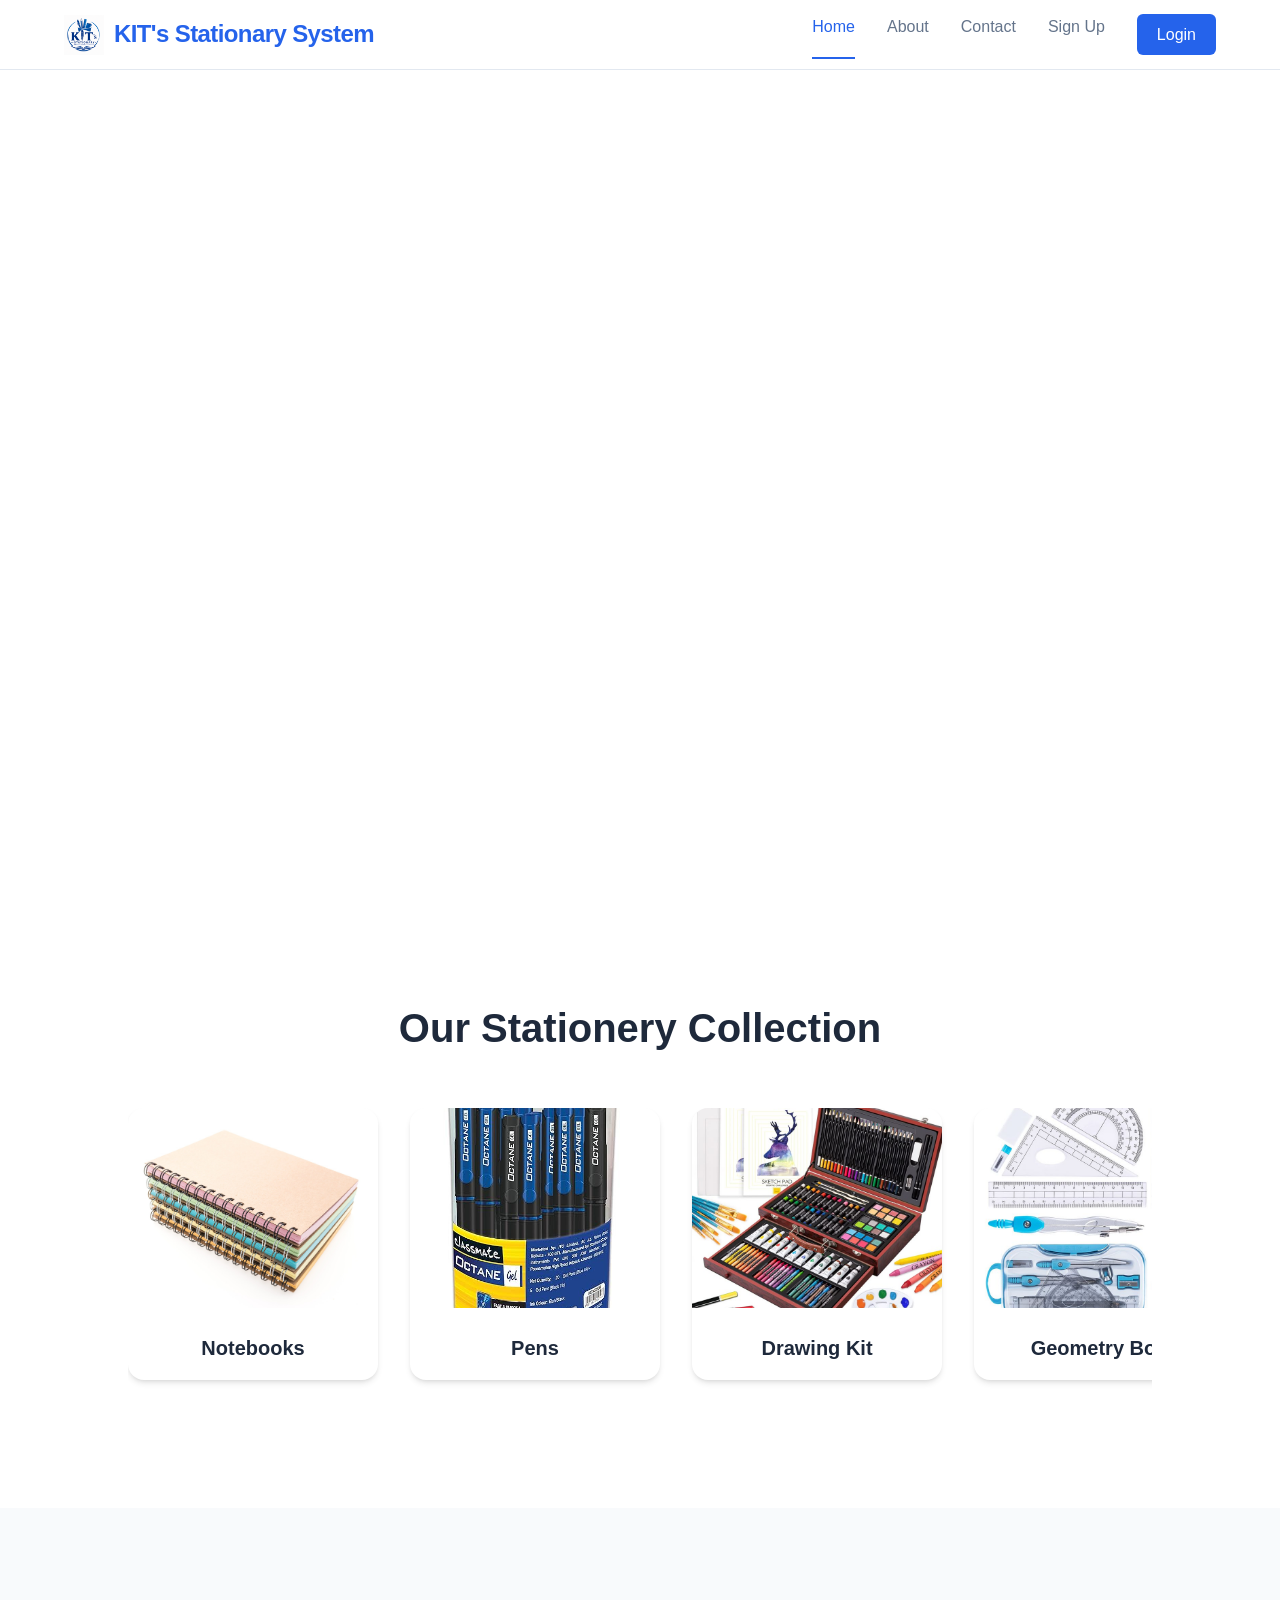
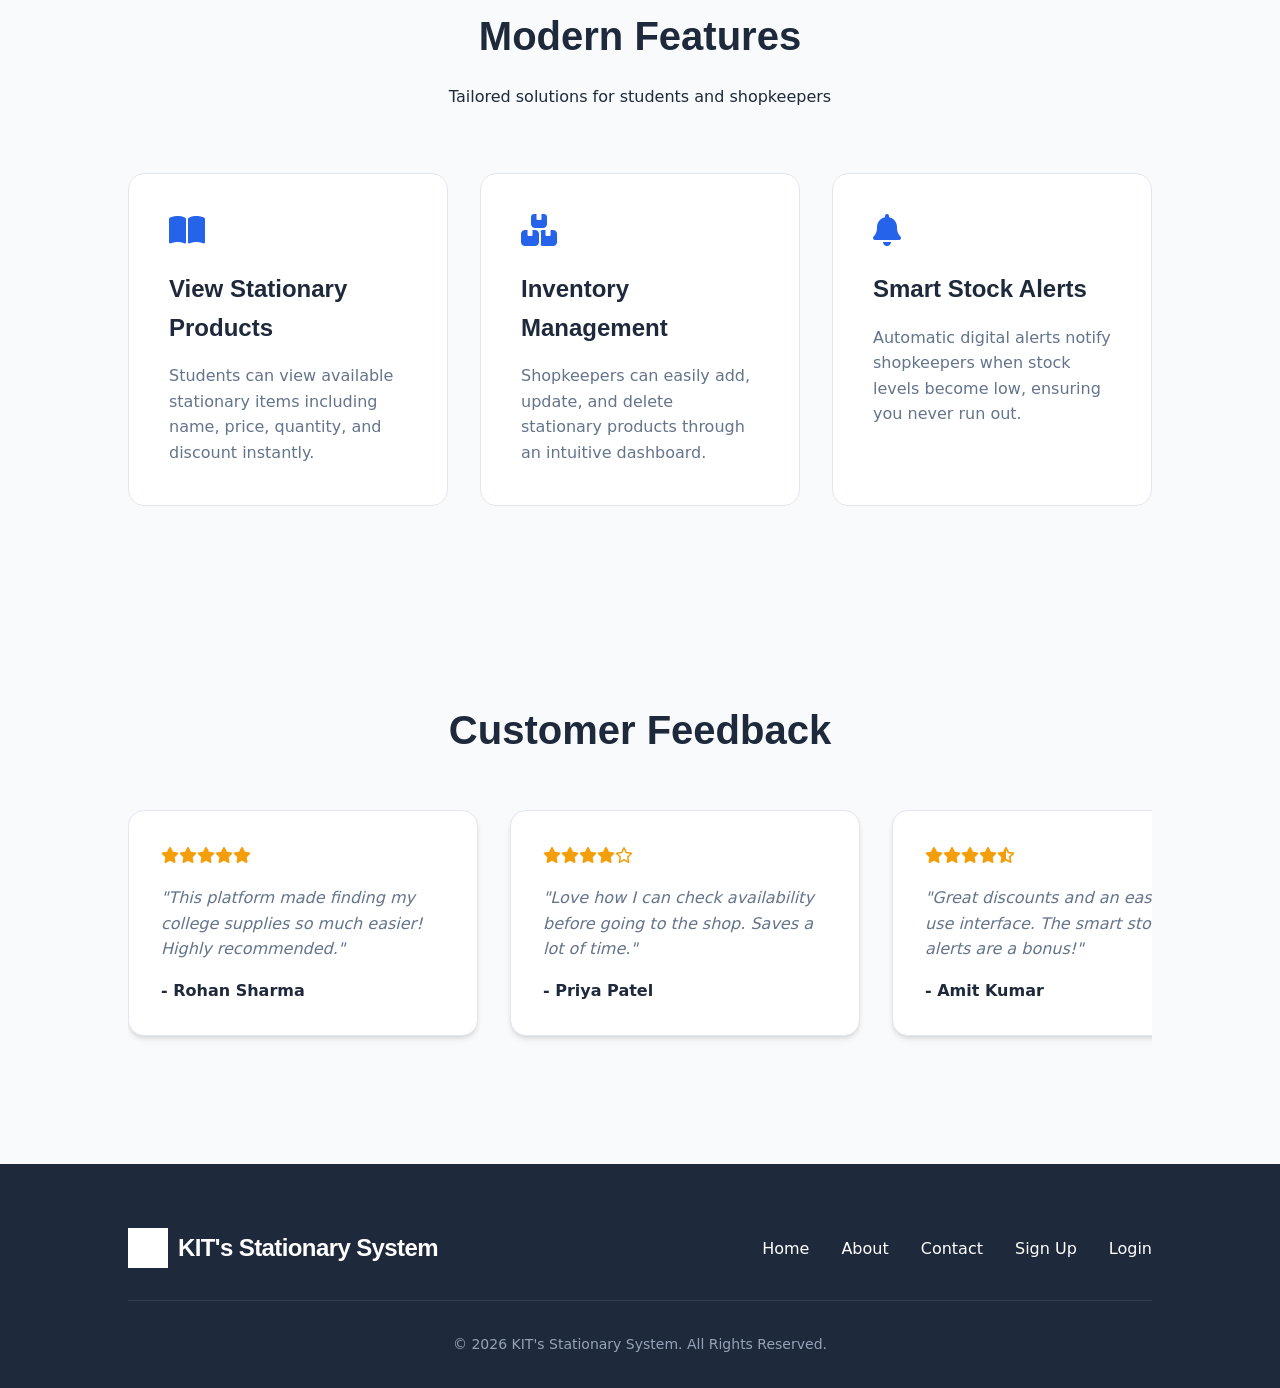
<file: Frontend/index.html>
<!DOCTYPE html>
<html lang="en">
<head>
    <meta charset="UTF-8">
    <meta name="viewport" content="width=device-width, initial-scale=1.0">
    <meta http-equiv="Content-Security-Policy" content="default-src 'self'; script-src 'self' 'unsafe-inline' https://cdnjs.cloudflare.com; style-src 'self' 'unsafe-inline' https://fonts.googleapis.com https://cdnjs.cloudflare.com; font-src 'self' https://fonts.gstatic.com https://cdnjs.cloudflare.com; img-src 'self' data: *; connect-src 'self' http://localhost:8080 http://127.0.0.1:8080 http://localhost:5500;">
    <title>KIT's Stationary System</title>
    <link rel="stylesheet" href="style.css">
    <link rel="preconnect" href="https://fonts.googleapis.com">
    <link rel="preconnect" href="https://fonts.gstatic.com" crossorigin>
    <link href="https://fonts.googleapis.com/css2?family=Inter:wght@300;400;500;600;700;800&family=Outfit:wght@400;500;600;700;800;900&display=swap" rel="stylesheet">
    <link rel="stylesheet" href="https://cdnjs.cloudflare.com/ajax/libs/font-awesome/6.4.0/css/all.min.css">
</head>
<body>
    <nav class="navbar">
        <a href="index.html" class="logo">
            <img src="logo.png" alt="KIT Logo" class="nav-logo-img">
            KIT's Stationary System
        </a>
        <div class="nav-links">
            <a href="index.html" class="active">Home</a>
            <a href="about.html">About</a>
            <a href="contact.html">Contact</a>
            <a href="signup.html">Sign Up</a>
            <a href="login.html" class="login-btn-nav">Login</a>
        </div>
    </nav>

    <header class="hero">
        <div class="slide slide-1">
            <div class="hero-content">
                <h1>Premium College Stationery</h1>
                <p>Everything you need, from high-quality notebooks to the finest pens, perfectly organized for your success.</p>
                <div class="hero-btns">
                    <a href="signup.html" class="btn btn-primary">Get Started</a>
                </div>
            </div>
        </div>
        <div class="slide slide-2">
            <div class="hero-content">
                <h1>Sleek Desk Accessories</h1>
                <p>Upgrade your workspace with our curated selection of aesthetic and functional desk tools.</p>
                <div class="hero-btns">
                    <a href="signup.html" class="btn btn-primary">Get Started</a>
                </div>
            </div>
        </div>
        <div class="slide slide-3">
            <div class="hero-content">
                <h1>Vibrant Art Supplies</h1>
                <p>Unleash your creativity with our extensive collection of professional markers, paints, and sketchbooks.</p>
                <div class="hero-btns">
                    <a href="signup.html" class="btn btn-primary">Get Started</a>
                </div>
            </div>
        </div>
        <div class="slide slide-4">
            <div class="hero-content">
                <h1>The Perfect Study Environment</h1>
                <p>Discover products designed to help you focus, stay organized, and excel in your academic journey.</p>
                <div class="hero-btns">
                    <a href="signup.html" class="btn btn-primary">Get Started</a>
                </div>
            </div>
        </div>
        <div class="slide slide-5">
            <div class="hero-content">
                <h1>Exclusive College Merchandise</h1>
                <p>Show your college pride with our custom-branded notebooks, pens, and high-quality accessories.</p>
                <div class="hero-btns">
                    <a href="signup.html" class="btn btn-primary">Get Started</a>
                </div>
            </div>
        </div>
        <div class="slide slide-6">
            <div class="hero-content">
                <h1>Easy Online Ordering</h1>
                <p>Skip the lines. Reserve your stationery online and pick it up when it's ready at the counter.</p>
                <div class="hero-btns">
                    <a href="signup.html" class="btn btn-primary">Get Started</a>
                </div>
            </div>
        </div>
    </header>

    <section class="scroll-section">
        <h2 class="scroll-title">Our Stationery Collection</h2>
        <div class="horizontal-scroll">
            <div class="stationery-card">
                <img src="notebook.jpeg" alt="Notebook">
                <h4>Notebooks</h4>
            </div>
            <div class="stationery-card">
                <img src="pens.jpeg" alt="Pens">
                <h4>Pens</h4>
            </div>
            <div class="stationery-card">
                <img src="drwaing kit.jpg" alt="Drawing Kit">
                <h4>Drawing Kit</h4>
            </div>
            <div class="stationery-card">
                <img src="geometrybox.jpeg" alt="Geometry Box">
                <h4>Geometry Box</h4>
            </div>
            <div class="stationery-card">
                <img src="calculator.jpg" alt="Calculator">
                <h4>Calculators</h4>
            </div>
            <div class="stationery-card">
                <img src="scale.jpg" alt="Scales">
                <h4>Scales</h4>
            </div>
            <div class="stationery-card">
                <img src="stickynotes.jpeg" alt="Sticky Notes">
                <h4>Sticky Notes</h4>
            </div>
        </div>
    </section>

    <section id="features" class="features">
        <div class="section-title">
            <h2>Modern Features</h2>
            <p>Tailored solutions for students and shopkeepers</p>
        </div>
        <div class="grid">
            <div class="card">
                <i class="fas fa-book-open"></i>
                <h3>View Stationary Products</h3>
                <p>Students can view available stationary items including name, price, quantity, and discount instantly.</p>
            </div>
            <div class="card">
                <i class="fas fa-boxes-stacked"></i>
                <h3>Inventory Management</h3>
                <p>Shopkeepers can easily add, update, and delete stationary products through an intuitive dashboard.</p>
            </div>
            <div class="card">
                <i class="fas fa-bell"></i>
                <h3>Smart Stock Alerts</h3>
                <p>Automatic digital alerts notify shopkeepers when stock levels become low, ensuring you never run out.</p>
            </div>
        </div>
    </section>

    <section class="scroll-section bg-accent">
        <h2 class="scroll-title">Customer Feedback</h2>
        <div class="horizontal-scroll">
            <div class="feedback-card">
                <div class="stars"><i class="fas fa-star"></i><i class="fas fa-star"></i><i class="fas fa-star"></i><i class="fas fa-star"></i><i class="fas fa-star"></i></div>
                <p>"This platform made finding my college supplies so much easier! Highly recommended."</p>
                <div class="customer">- Rohan Sharma</div>
            </div>
            <div class="feedback-card">
                <div class="stars"><i class="fas fa-star"></i><i class="fas fa-star"></i><i class="fas fa-star"></i><i class="fas fa-star"></i><i class="far fa-star"></i></div>
                <p>"Love how I can check availability before going to the shop. Saves a lot of time."</p>
                <div class="customer">- Priya Patel</div>
            </div>
            <div class="feedback-card">
                <div class="stars"><i class="fas fa-star"></i><i class="fas fa-star"></i><i class="fas fa-star"></i><i class="fas fa-star"></i><i class="fas fa-star-half-alt"></i></div>
                <p>"Great discounts and an easy-to-use interface. The smart stock alerts are a bonus!"</p>
                <div class="customer">- Amit Kumar</div>
            </div>
            <div class="feedback-card">
                <div class="stars"><i class="fas fa-star"></i><i class="fas fa-star"></i><i class="fas fa-star"></i><i class="fas fa-star"></i><i class="fas fa-star"></i></div>
                <p>"Best stationery system we've had on campus. Real-time updates are amazing."</p>
                <div class="customer">- Sneha Gupta</div>
            </div>
            <div class="feedback-card">
                <div class="stars"><i class="fas fa-star"></i><i class="fas fa-star"></i><i class="fas fa-star"></i><i class="fas fa-star"></i><i class="fas fa-star"></i></div>
                <p>"Very quick to find exactly what I needed for my project. The shop inventory is always up to date."</p>
                <div class="customer">- Kartik Iyer</div>
            </div>
        </div>
    </section>

    <footer>
        <div class="footer-content">
            <div class="logo" style="color: white;">
                <img src="logo.png" alt="KIT Logo" class="nav-logo-img" style="filter: brightness(0) invert(1);">
                KIT's Stationary System
            </div>
            <div class="footer-links">
                <a href="index.html">Home</a>
                <a href="about.html">About</a>
                <a href="contact.html">Contact</a>
                <a href="signup.html">Sign Up</a>
                <a href="login.html">Login</a>
            </div>
        </div>
        <div class="footer-bottom">
            <p>&copy; 2026 KIT's Stationary System. All Rights Reserved.</p>
        </div>
    </footer>

    <script src="script.js"></script>
</body>
</html>
</file>
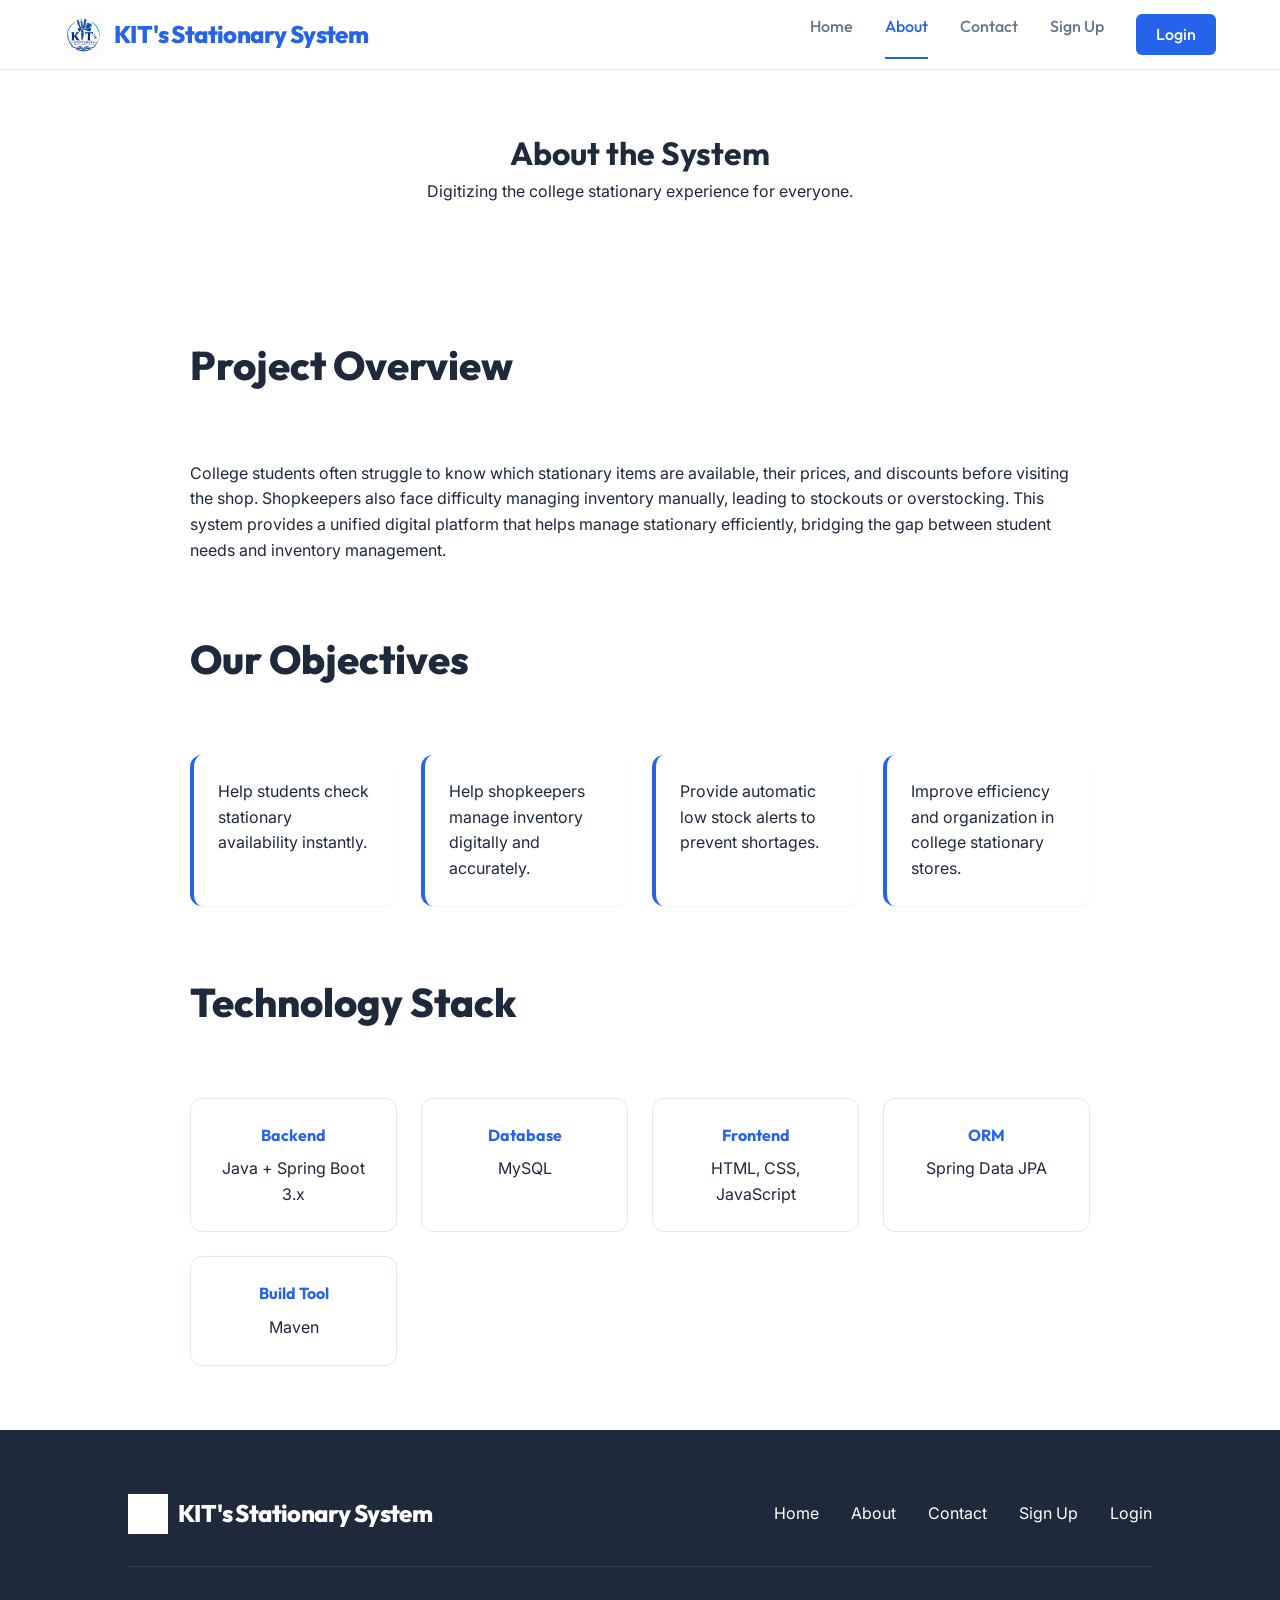
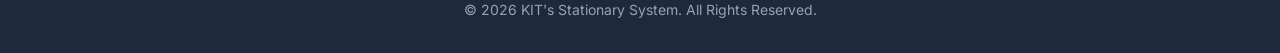
<file: Frontend/about.html>
<!DOCTYPE html>
<html lang="en">
<head>
    <meta charset="UTF-8">
    <meta name="viewport" content="width=device-width, initial-scale=1.0">
    <title>About - KIT's Stationary System</title>
    <link rel="stylesheet" href="style.css">
    <link rel="preconnect" href="https://fonts.googleapis.com">
    <link rel="preconnect" href="https://fonts.gstatic.com" crossorigin>
    <link href="https://fonts.googleapis.com/css2?family=Inter:wght@300;400;500;600;700;800&family=Outfit:wght@400;500;600;700;800;900&display=swap" rel="stylesheet">
    <link rel="stylesheet" href="https://cdnjs.cloudflare.com/ajax/libs/font-awesome/6.4.0/css/all.min.css">
</head>
<body>
    <nav class="navbar">
        <a href="index.html" class="logo">
            <img src="logo.png" alt="KIT Logo" class="nav-logo-img">
            KIT's Stationary System
        </a>
        <div class="nav-links">
            <a href="index.html">Home</a>
            <a href="about.html" class="active">About</a>
            <a href="contact.html">Contact</a>
            <a href="signup.html">Sign Up</a>
            <a href="login.html" class="login-btn-nav">Login</a>
        </div>
    </nav>

    <div class="page-header">
        <h1>About the System</h1>
        <p>Digitizing the college stationary experience for everyone.</p>
    </div>

    <section class="about-section">
        <div class="about-content">
            <div class="section-title" style="text-align: left;">
                <h2>Project Overview</h2>
            </div>
            <p>College students often struggle to know which stationary items are available, their prices, and discounts before visiting the shop. Shopkeepers also face difficulty managing inventory manually, leading to stockouts or overstocking. This system provides a unified digital platform that helps manage stationary efficiently, bridging the gap between student needs and inventory management.</p>
            
            <div class="section-title" style="text-align: left; margin-top: 4rem;">
                <h2>Our Objectives</h2>
            </div>
            <div class="objectives-grid">
                <div class="objective-item">
                    <p>Help students check stationary availability instantly.</p>
                </div>
                <div class="objective-item">
                    <p>Help shopkeepers manage inventory digitally and accurately.</p>
                </div>
                <div class="objective-item">
                    <p>Provide automatic low stock alerts to prevent shortages.</p>
                </div>
                <div class="objective-item">
                    <p>Improve efficiency and organization in college stationary stores.</p>
                </div>
            </div>

            <div class="section-title" style="text-align: left; margin-top: 4rem;">
                <h2>Technology Stack</h2>
            </div>
            <div class="tech-stack">
                <div class="tech-card">
                    <h4>Backend</h4>
                    <p>Java + Spring Boot 3.x</p>
                </div>
                <div class="tech-card">
                    <h4>Database</h4>
                    <p>MySQL</p>
                </div>
                <div class="tech-card">
                    <h4>Frontend</h4>
                    <p>HTML, CSS, JavaScript</p>
                </div>
                <div class="tech-card">
                    <h4>ORM</h4>
                    <p>Spring Data JPA</p>
                </div>
                <div class="tech-card">
                    <h4>Build Tool</h4>
                    <p>Maven</p>
                </div>
            </div>
        </div>
    </section>

    <footer>
        <div class="footer-content">
            <div class="logo" style="color: white;">
                <img src="logo.png" alt="KIT Logo" class="nav-logo-img" style="filter: brightness(0) invert(1);">
                KIT's Stationary System
            </div>
            <div class="footer-links">
                <a href="index.html">Home</a>
                <a href="about.html">About</a>
                <a href="contact.html">Contact</a>
                <a href="signup.html">Sign Up</a>
                <a href="login.html">Login</a>
            </div>
        </div>
        <div class="footer-bottom">
            <p>&copy; 2026 KIT's Stationary System. All Rights Reserved.</p>
        </div>
    </footer>

    <script src="script.js"></script>
</body>
</html>
</file>
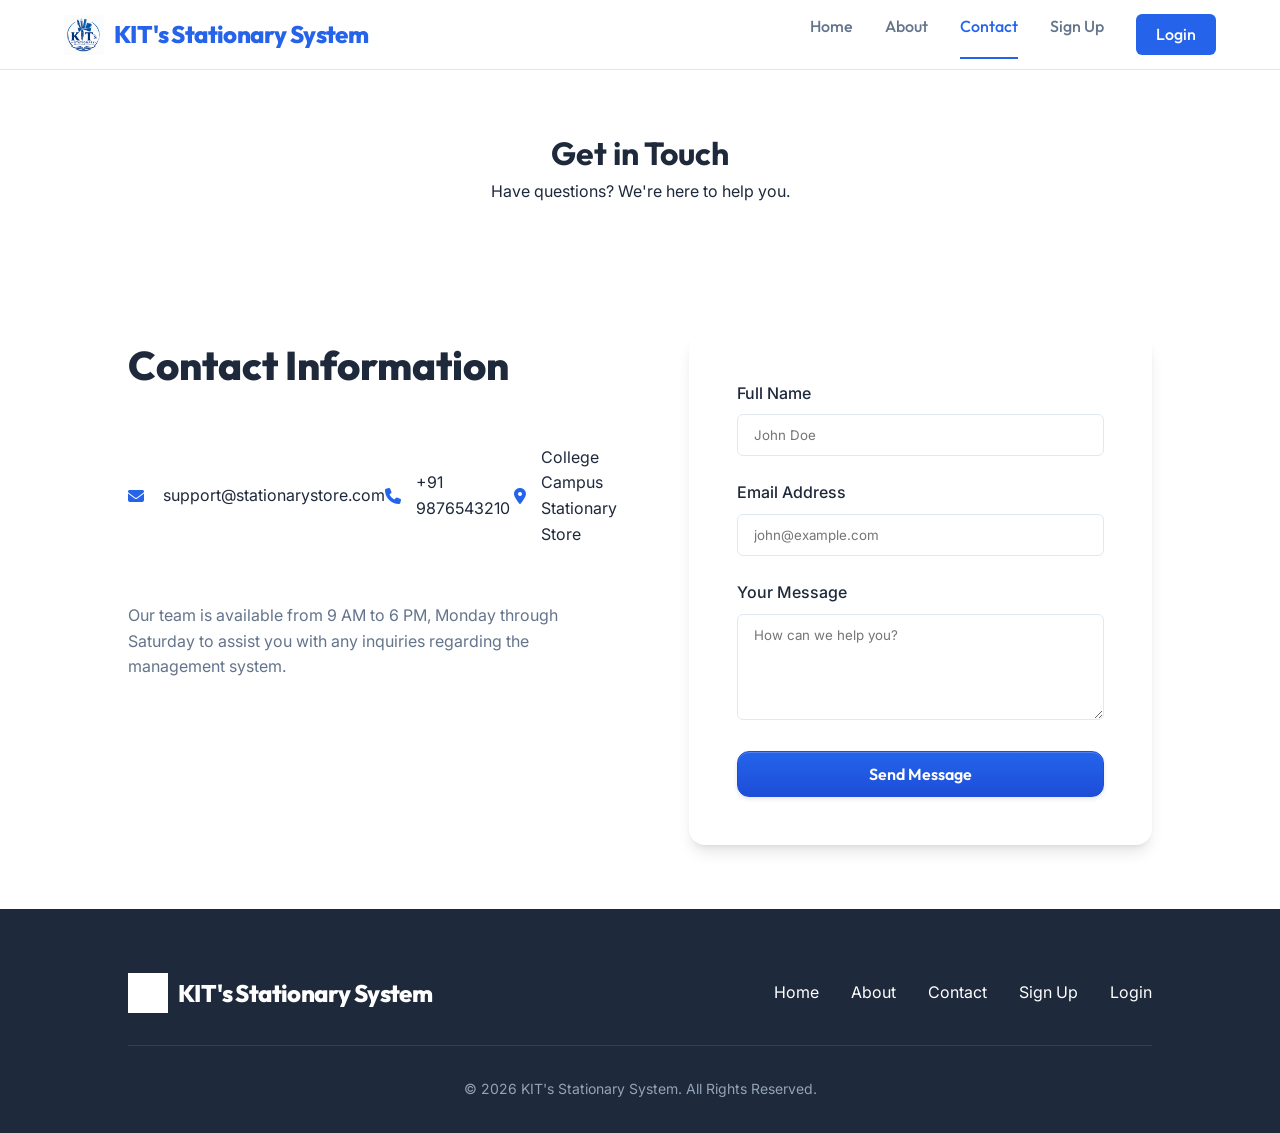
<file: Frontend/contact.html>
<!DOCTYPE html>
<html lang="en">
<head>
    <meta charset="UTF-8">
    <meta name="viewport" content="width=device-width, initial-scale=1.0">
    <title>Contact - KIT's Stationary System</title>
    <link rel="stylesheet" href="style.css">
    <link rel="preconnect" href="https://fonts.googleapis.com">
    <link rel="preconnect" href="https://fonts.gstatic.com" crossorigin>
    <link href="https://fonts.googleapis.com/css2?family=Inter:wght@300;400;500;600;700;800&family=Outfit:wght@400;500;600;700;800;900&display=swap" rel="stylesheet">
    <link rel="stylesheet" href="https://cdnjs.cloudflare.com/ajax/libs/font-awesome/6.4.0/css/all.min.css">
</head>
<body>
    <nav class="navbar">
        <a href="index.html" class="logo">
            <img src="logo.png" alt="KIT Logo" class="nav-logo-img">
            KIT's Stationary System
        </a>
        <div class="nav-links">
            <a href="index.html">Home</a>
            <a href="about.html">About</a>
            <a href="contact.html" class="active">Contact</a>
            <a href="signup.html">Sign Up</a>
            <a href="login.html" class="login-btn-nav">Login</a>
        </div>
    </nav>

    <div class="page-header">
        <h1>Get in Touch</h1>
        <p>Have questions? We're here to help you.</p>
    </div>

    <div class="contact-container">
        <div class="contact-info">
            <div class="section-title" style="text-align: left;">
                <h2>Contact Information</h2>
            </div>
            <div style="margin-top: 2rem;">
                <div><i class="fas fa-envelope"></i> <span>support@stationarystore.com</span></div>
                <div><i class="fas fa-phone"></i> <span>+91 9876543210</span></div>
                <div><i class="fas fa-location-dot"></i> <span>College Campus Stationary Store</span></div>
            </div>
            <p style="margin-top: 2rem; color: var(--text-muted);">Our team is available from 9 AM to 6 PM, Monday through Saturday to assist you with any inquiries regarding the management system.</p>
        </div>

        <form class="contact-form">
            <div class="form-group">
                <label for="name">Full Name</label>
                <input type="text" id="name" placeholder="John Doe" required>
            </div>
            <div class="form-group">
                <label for="email">Email Address</label>
                <input type="email" id="email" placeholder="john@example.com" required>
            </div>
            <div class="form-group">
                <label for="message">Your Message</label>
                <textarea id="message" rows="5" placeholder="How can we help you?" required></textarea>
            </div>
            <button type="submit" class="btn btn-primary" style="width: 100%;">Send Message</button>
        </form>
    </div>

    <footer>
        <div class="footer-content">
            <div class="logo" style="color: white;">
                <img src="logo.png" alt="KIT Logo" class="nav-logo-img" style="filter: brightness(0) invert(1);">
                KIT's Stationary System
            </div>
            <div class="footer-links">
                <a href="index.html">Home</a>
                <a href="about.html">About</a>
                <a href="contact.html">Contact</a>
                <a href="signup.html">Sign Up</a>
                <a href="login.html">Login</a>
            </div>
        </div>
        <div class="footer-bottom">
            <p>&copy; 2026 KIT's Stationary System. All Rights Reserved.</p>
        </div>
    </footer>

    <script src="script.js"></script>
</body>
</html>
</file>
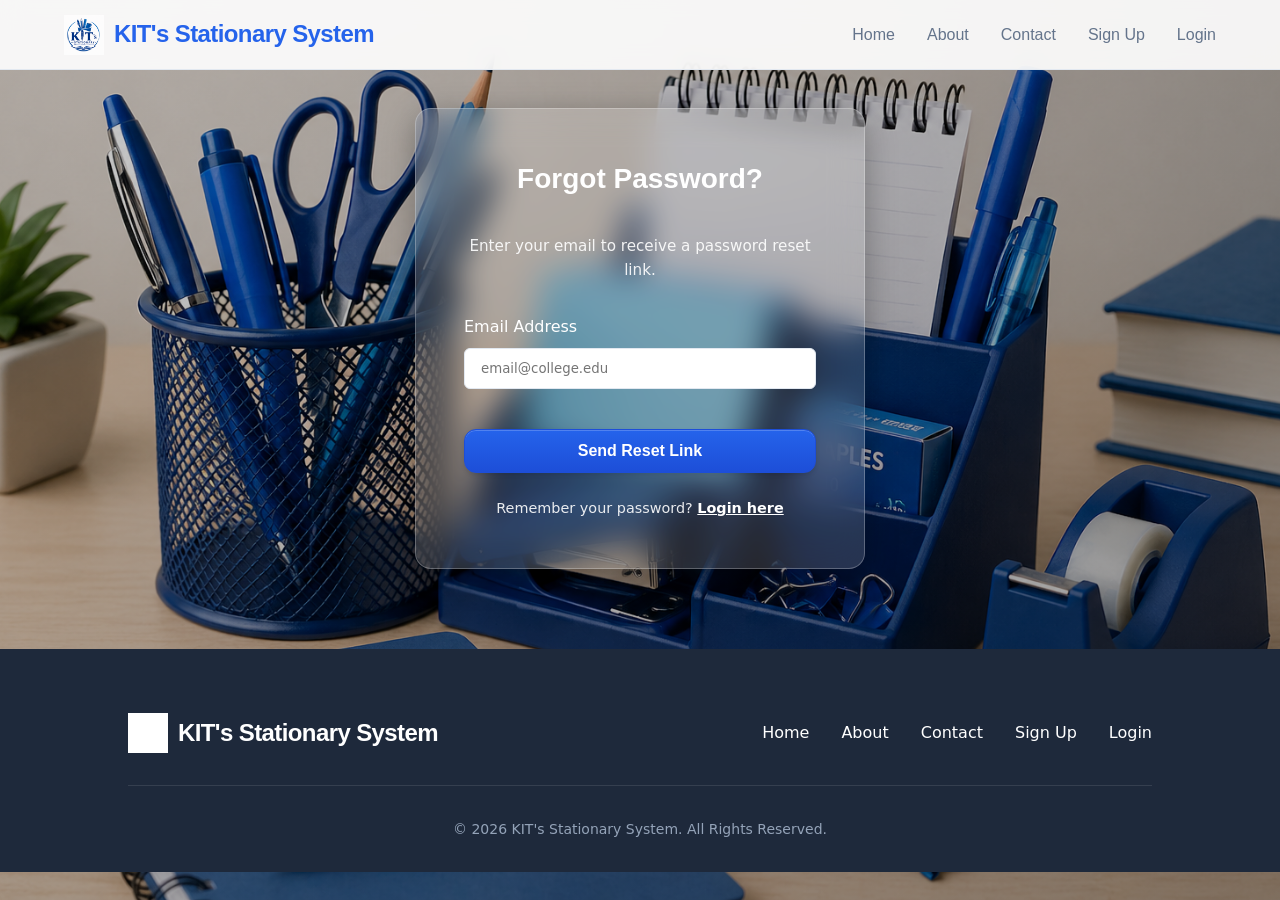
<file: Frontend/forgot_password.html>
<!DOCTYPE html>
<html lang="en">
<head>
    <meta charset="UTF-8">
    <meta name="viewport" content="width=device-width, initial-scale=1.0">
    <meta http-equiv="Content-Security-Policy" content="default-src 'self'; script-src 'self' 'unsafe-inline' https://cdnjs.cloudflare.com; style-src 'self' 'unsafe-inline' https://fonts.googleapis.com https://cdnjs.cloudflare.com; font-src 'self' https://fonts.gstatic.com https://cdnjs.cloudflare.com; img-src 'self' data: *; connect-src 'self' http://localhost:8080 http://127.0.0.1:8080 http://localhost:5500;">
    <title>Forgot Password - KIT's Stationary System</title>
    <link rel="stylesheet" href="style.css">
    <link rel="preconnect" href="https://fonts.googleapis.com">
    <link rel="preconnect" href="https://fonts.gstatic.com" crossorigin>
    <link href="https://fonts.googleapis.com/css2?family=Inter:wght@300;400;500;600;700;800&family=Outfit:wght@400;500;600;700;800;900&display=swap" rel="stylesheet">
    <link rel="stylesheet" href="https://cdnjs.cloudflare.com/ajax/libs/font-awesome/6.4.0/css/all.min.css">
</head>
<body class="login-page">
    <nav class="navbar">
        <a href="index.html" class="logo">
            <img src="logo.png" alt="KIT Logo" class="nav-logo-img">
            KIT's Stationary System
        </a>
        <div class="nav-links">
            <a href="index.html">Home</a>
            <a href="about.html">About</a>
            <a href="contact.html">Contact</a>
            <a href="signup.html">Sign Up</a>
            <a href="login.html">Login</a>
        </div>
    </nav>

    <div class="login-card">
        <h2>Forgot Password?</h2>
        <p style="text-align: center; color: var(--text-muted); margin-bottom: 2rem; font-size: 0.95rem;">
            Enter your email to receive a password reset link.
        </p>
        
        <form id="forgotPasswordForm">
            <div class="form-group">
                <label for="email">Email Address</label>
                <input type="email" id="email" placeholder="email@college.edu" autocomplete="email" required>
            </div>
            
            <div id="forgot-message" style="display: none; padding: 0.75rem; border-radius: var(--radius-sm); margin: 1rem 0; font-size: 0.9rem; text-align: center;">
            </div>

            <button type="submit" id="forgotBtn" class="btn btn-primary" style="width: 100%; margin-top: 1rem;">Send Reset Link</button>
            <p style="text-align: center; margin-top: 1.5rem; color: var(--text-muted); font-size: 0.9rem;">
                Remember your password? <a href="login.html" style="color: var(--primary-color); font-weight: 600;">Login here</a>
            </p>
        </form>
    </div>

    <footer style="width: 100%; margin-top: 5rem;">
        <div class="footer-content">
            <div class="logo" style="color: white;">
                <img src="logo.png" alt="KIT Logo" class="nav-logo-img" style="filter: brightness(0) invert(1);">
                KIT's Stationary System
            </div>
            <div class="footer-links">
                <a href="index.html">Home</a>
                <a href="about.html">About</a>
                <a href="contact.html">Contact</a>
                <a href="signup.html">Sign Up</a>
                <a href="login.html">Login</a>
            </div>
        </div>
        <div class="footer-bottom">
            <p>&copy; 2026 KIT's Stationary System. All Rights Reserved.</p>
        </div>
    </footer>

    <script src="forgot_password.js"></script>
</body>
</html>
</file>
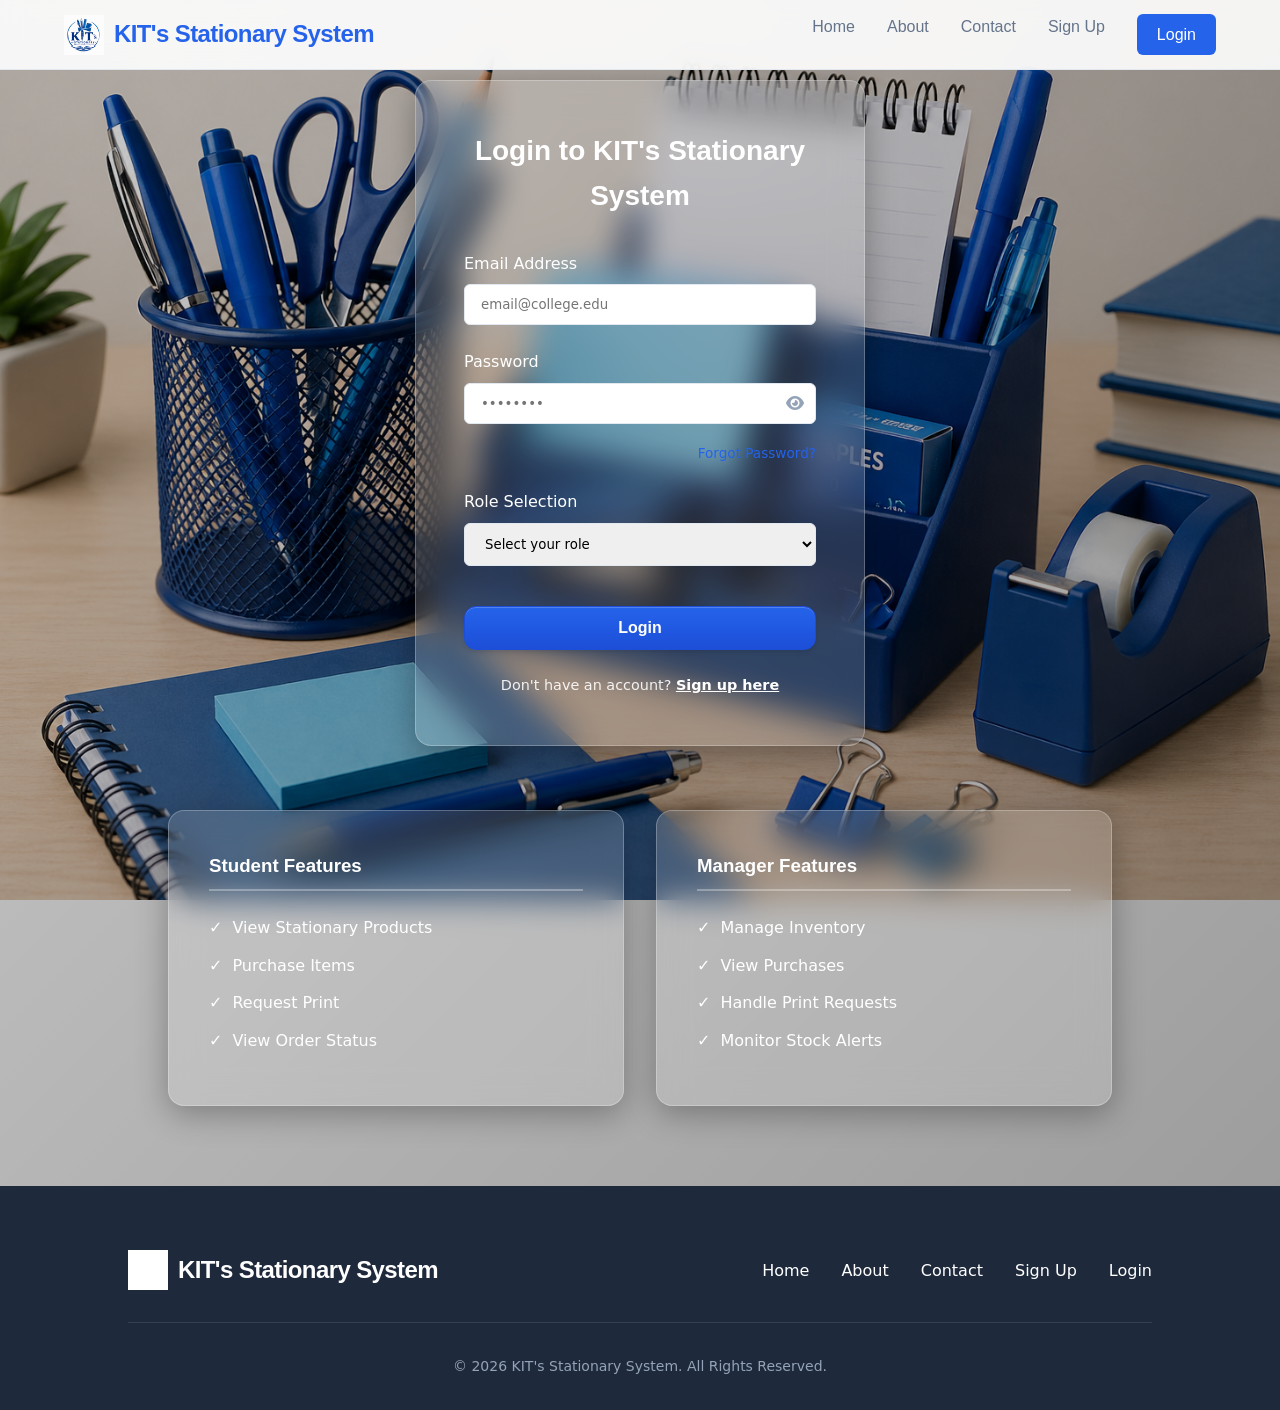
<file: Frontend/login.html>
<!DOCTYPE html>
<html lang="en">

<head>
    <meta charset="UTF-8">
    <meta name="viewport" content="width=device-width, initial-scale=1.0">
    <meta http-equiv="Content-Security-Policy" content="default-src 'self'; script-src 'self' 'unsafe-inline' https://cdnjs.cloudflare.com; style-src 'self' 'unsafe-inline' https://fonts.googleapis.com https://cdnjs.cloudflare.com; font-src 'self' https://fonts.gstatic.com https://cdnjs.cloudflare.com; img-src 'self' data: *; connect-src 'self' http://localhost:8080 http://127.0.0.1:8080 http://localhost:5500;">
    <title>Login - KIT's Stationary System</title>
    <link rel="stylesheet" href="style.css">
    <link rel="preconnect" href="https://fonts.googleapis.com">
    <link rel="preconnect" href="https://fonts.gstatic.com" crossorigin>
    <link
        href="https://fonts.googleapis.com/css2?family=Inter:wght@300;400;500;600;700;800&family=Outfit:wght@400;500;600;700;800;900&display=swap"
        rel="stylesheet">
    <link rel="stylesheet" href="https://cdnjs.cloudflare.com/ajax/libs/font-awesome/6.4.0/css/all.min.css">
</head>

<body class="login-page">
    <nav class="navbar">
        <a href="index.html" class="logo">
            <img src="logo.png" alt="KIT Logo" class="nav-logo-img">
            KIT's Stationary System
        </a>
        <div class="nav-links">
            <a href="index.html">Home</a>
            <a href="about.html">About</a>
            <a href="contact.html">Contact</a>
            <a href="signup.html">Sign Up</a>
            <a href="login.html" class="active login-btn-nav">Login</a>
        </div>
    </nav>

    <div class="login-card">
        <h2>Login to KIT's Stationary System</h2>
        <form id="loginForm">
            <div class="form-group">
                <label for="email">Email Address</label>
                <input type="email" id="email" placeholder="email@college.edu" autocomplete="email" required>
            </div>
            <div class="form-group">
                <label for="password">Password</label>
                <div style="position: relative;">
                    <input type="password" id="password" placeholder="••••••••" autocomplete="current-password" required minlength="6" style="padding-right: 2.5rem;">
                    <i class="fa-solid fa-eye toggle-password" style="position: absolute; right: 12px; top: 50%; transform: translateY(-50%); cursor: pointer; color: #94a3b8;"></i>
                </div>
            </div>
            <div style="text-align: right; margin-bottom: 1.5rem; margin-top: -0.5rem;">
                <a href="forgot_password.html"
                    style="color: var(--primary-color); font-size: 0.85rem; font-weight: 500;">Forgot Password?</a>
            </div>
            <div class="form-group">
                <label for="role">Role Selection</label>
                <select id="role" required>
                    <option value="" disabled selected>Select your role</option>
                    <option value="student">Student</option>
                    <option value="manager">Manager</option>
                </select>
            </div>
            <div id="login-error"
                style="display: none; color: #dc2626; background: #fee2e2; padding: 0.5rem; border-radius: var(--radius-sm); margin-bottom: 1rem; font-size: 0.85rem; text-align: center;">
                Invalid email or password
            </div>
            <button type="submit" id="loginBtn" class="btn btn-primary"
                style="width: 100%; margin-top: 1rem;">Login</button>
            <p style="text-align: center; margin-top: 1.5rem; color: var(--text-muted); font-size: 0.9rem;">
                Don't have an account? <a href="signup.html" style="color: var(--primary-color); font-weight: 600;">Sign
                    up here</a>
            </p>
        </form>
    </div>

    <div class="role-features">
        <div class="role-box">
            <h3>Student Features</h3>
            <ul>
                <li>View Stationary Products</li>
                <li>Purchase Items</li>
                <li>Request Print</li>
                <li>View Order Status</li>
            </ul>
        </div>
        <div class="role-box">
            <h3>Manager Features</h3>
            <ul>
                <li>Manage Inventory</li>
                <li>View Purchases</li>
                <li>Handle Print Requests</li>
                <li>Monitor Stock Alerts</li>
            </ul>
        </div>
    </div>

    <footer style="width: 100%; margin-top: 5rem;">
        <div class="footer-content">
            <div class="logo" style="color: white;">
                <img src="logo.png" alt="KIT Logo" class="nav-logo-img" style="filter: brightness(0) invert(1);">
                KIT's Stationary System
            </div>
            <div class="footer-links">
                <a href="index.html">Home</a>
                <a href="about.html">About</a>
                <a href="contact.html">Contact</a>
                <a href="signup.html">Sign Up</a>
                <a href="login.html">Login</a>
            </div>
        </div>
        <div class="footer-bottom">
            <p>&copy; 2026 KIT's Stationary System. All Rights Reserved.</p>
        </div>
    </footer>

    <script src="script.js"></script>
    <script src="login.js"></script>
</body>

</html>
</file>
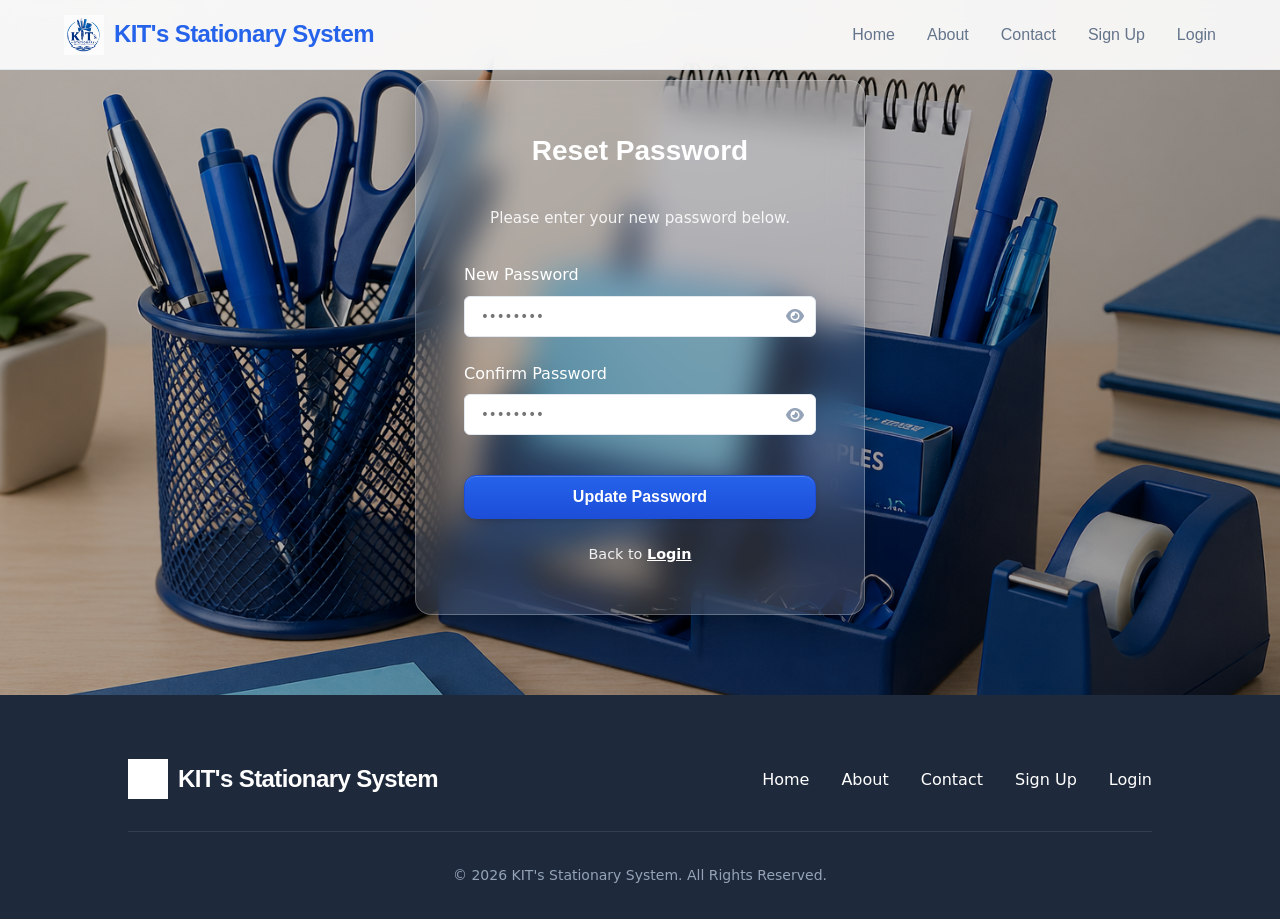
<file: Frontend/reset_password.html>
<!DOCTYPE html>
<html lang="en">
<head>
    <meta charset="UTF-8">
    <meta name="viewport" content="width=device-width, initial-scale=1.0">
    <meta http-equiv="Content-Security-Policy" content="default-src 'self'; script-src 'self' 'unsafe-inline' https://cdnjs.cloudflare.com; style-src 'self' 'unsafe-inline' https://fonts.googleapis.com https://cdnjs.cloudflare.com; font-src 'self' https://fonts.gstatic.com https://cdnjs.cloudflare.com; img-src 'self' data: *; connect-src 'self' http://localhost:8080 http://127.0.0.1:8080 http://localhost:5500;">
    <title>Reset Password - KIT's Stationary System</title>
    <link rel="stylesheet" href="style.css">
    <link rel="preconnect" href="https://fonts.googleapis.com">
    <link rel="preconnect" href="https://fonts.gstatic.com" crossorigin>
    <link href="https://fonts.googleapis.com/css2?family=Inter:wght@300;400;500;600;700;800&family=Outfit:wght@400;500;600;700;800;900&display=swap" rel="stylesheet">
    <link rel="stylesheet" href="https://cdnjs.cloudflare.com/ajax/libs/font-awesome/6.4.0/css/all.min.css">
</head>
<body class="login-page">
    <nav class="navbar">
        <a href="index.html" class="logo">
            <img src="logo.png" alt="KIT Logo" class="nav-logo-img">
            KIT's Stationary System
        </a>
        <div class="nav-links">
            <a href="index.html">Home</a>
            <a href="about.html">About</a>
            <a href="contact.html">Contact</a>
            <a href="signup.html">Sign Up</a>
            <a href="login.html">Login</a>
        </div>
    </nav>

    <div class="login-card">
        <h2>Reset Password</h2>
        <p style="text-align: center; color: var(--text-muted); margin-bottom: 2rem; font-size: 0.95rem;">
            Please enter your new password below.
        </p>
        
        <form id="resetPasswordForm">
            <div class="form-group">
                <label for="newPassword">New Password</label>
                <div style="position: relative;">
                    <input type="password" id="newPassword" placeholder="••••••••" autocomplete="new-password" required minlength="6" style="padding-right: 2.5rem;">
                    <i class="fa-solid fa-eye toggle-password" style="position: absolute; right: 12px; top: 50%; transform: translateY(-50%); cursor: pointer; color: #94a3b8;"></i>
                </div>
            </div>
            <div class="form-group">
                <label for="confirmPassword">Confirm Password</label>
                <div style="position: relative;">
                    <input type="password" id="confirmPassword" placeholder="••••••••" autocomplete="new-password" required minlength="6" style="padding-right: 2.5rem;">
                    <i class="fa-solid fa-eye toggle-password" style="position: absolute; right: 12px; top: 50%; transform: translateY(-50%); cursor: pointer; color: #94a3b8;"></i>
                </div>
            </div>
            
            <div id="reset-message" style="display: none; padding: 0.75rem; border-radius: var(--radius-sm); margin: 1rem 0; font-size: 0.9rem; text-align: center;">
            </div>

            <button type="submit" id="resetBtn" class="btn btn-primary" style="width: 100%; margin-top: 1rem;">Update Password</button>
            <p style="text-align: center; margin-top: 1.5rem; color: var(--text-muted); font-size: 0.9rem;">
                Back to <a href="login.html" style="color: var(--primary-color); font-weight: 600;">Login</a>
            </p>
        </form>
    </div>

    <footer style="width: 100%; margin-top: 5rem;">
        <div class="footer-content">
            <div class="logo" style="color: white;">
                <img src="logo.png" alt="KIT Logo" class="nav-logo-img" style="filter: brightness(0) invert(1);">
                KIT's Stationary System
            </div>
            <div class="footer-links">
                <a href="index.html">Home</a>
                <a href="about.html">About</a>
                <a href="contact.html">Contact</a>
                <a href="signup.html">Sign Up</a>
                <a href="login.html">Login</a>
            </div>
        </div>
        <div class="footer-bottom">
            <p>&copy; 2026 KIT's Stationary System. All Rights Reserved.</p>
        </div>
    </footer>

    <script src="reset_password.js"></script>
</body>
</html>
</file>
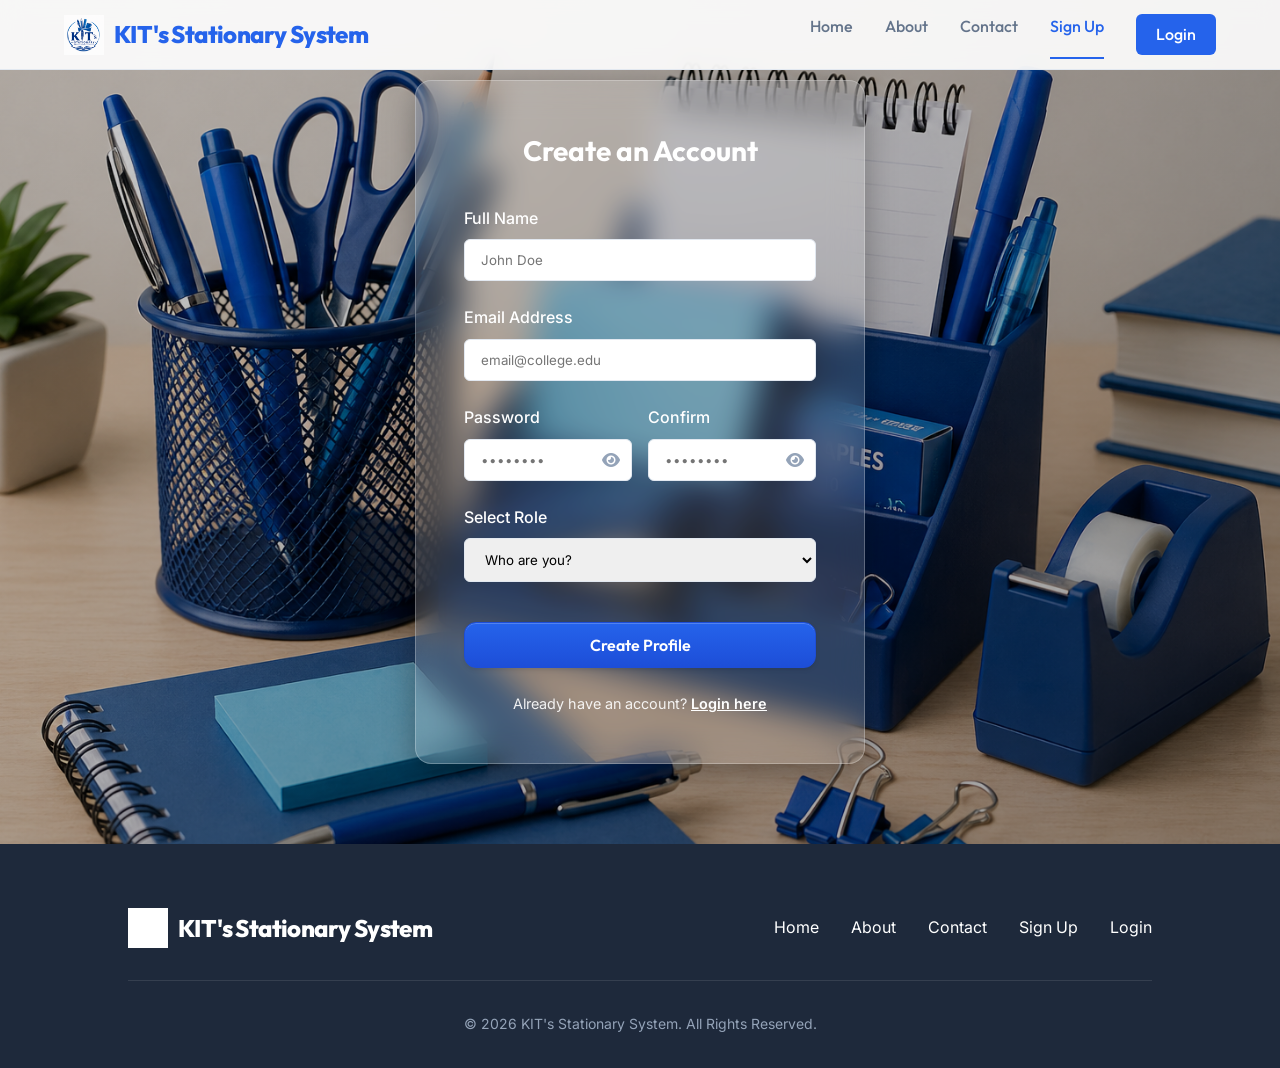
<file: Frontend/signup.html>
<!DOCTYPE html>
<html lang="en">
<head>
    <meta charset="UTF-8">
    <meta name="viewport" content="width=device-width, initial-scale=1.0">
    <title>Sign Up - KIT's Stationary System</title>
    <link rel="stylesheet" href="style.css">
    <link rel="preconnect" href="https://fonts.googleapis.com">
    <link rel="preconnect" href="https://fonts.gstatic.com" crossorigin>
    <link href="https://fonts.googleapis.com/css2?family=Inter:wght@300;400;500;600;700;800&family=Outfit:wght@400;500;600;700;800;900&display=swap" rel="stylesheet">
    <link rel="stylesheet" href="https://cdnjs.cloudflare.com/ajax/libs/font-awesome/6.4.0/css/all.min.css">
</head>
<body class="login-page">
    <nav class="navbar">
        <a href="index.html" class="logo">
            <img src="logo.png" alt="KIT Logo" class="nav-logo-img">
            KIT's Stationary System
        </a>
        <div class="nav-links">
            <a href="index.html">Home</a>
            <a href="about.html">About</a>
            <a href="contact.html">Contact</a>
            <a href="signup.html" class="active">Sign Up</a>
            <a href="login.html" class="login-btn-nav">Login</a>
        </div>
    </nav>

    <div class="login-card">
        <h2>Create an Account</h2>
        <form id="signupForm">
            <div class="form-group">
                <label for="fullName">Full Name</label>
                <input type="text" id="fullName" placeholder="John Doe" required>
            </div>
            <div class="form-group">
                <label for="email">Email Address</label>
                <input type="email" id="email" placeholder="email@college.edu" required>
            </div>
            <div class="grid" style="grid-template-columns: 1fr 1fr; gap: 1rem;">
                <div class="form-group">
                    <label for="password">Password</label>
                    <div style="position: relative;">
                        <input type="password" id="password" placeholder="••••••••" required minlength="6" style="padding-right: 2.5rem;">
                        <i class="fa-solid fa-eye toggle-password" style="position: absolute; right: 12px; top: 50%; transform: translateY(-50%); cursor: pointer; color: #94a3b8;"></i>
                    </div>
                </div>
                <div class="form-group">
                    <label for="confirmPassword">Confirm</label>
                    <div style="position: relative;">
                        <input type="password" id="confirmPassword" placeholder="••••••••" required minlength="6" style="padding-right: 2.5rem;">
                        <i class="fa-solid fa-eye toggle-password" style="position: absolute; right: 12px; top: 50%; transform: translateY(-50%); cursor: pointer; color: #94a3b8;"></i>
                    </div>
                </div>
            </div>
            <div class="form-group">
                <label for="signupRole">Select Role</label>
                <select id="signupRole" required>
                    <option value="" disabled selected>Who are you?</option>
                    <option value="student">Student</option>
                    <option value="manager">Manager</option>
                </select>
            </div>
            <div id="signup-message" style="display: none; padding: 0.75rem; border-radius: var(--radius-sm); margin: 1rem 0; font-size: 0.9rem; text-align: center;">
            </div>
            <button type="submit" id="signupBtn" class="btn btn-primary" style="width: 100%; margin-top: 1rem;">Create Profile</button>
            <p style="text-align: center; margin-top: 1.5rem; color: var(--text-muted); font-size: 0.9rem;">
                Already have an account? <a href="login.html" style="color: var(--primary-color); font-weight: 600;">Login here</a>
            </p>
        </form>
    </div>

    <footer style="width: 100%; margin-top: 5rem;">
        <div class="footer-content">
            <div class="logo" style="color: white;">
                <img src="logo.png" alt="KIT Logo" class="nav-logo-img" style="filter: brightness(0) invert(1);">
                KIT's Stationary System
            </div>
            <div class="footer-links">
                <a href="index.html">Home</a>
                <a href="about.html">About</a>
                <a href="contact.html">Contact</a>
                <a href="signup.html">Sign Up</a>
                <a href="login.html">Login</a>
            </div>
        </div>
        <div class="footer-bottom">
            <p>&copy; 2026 KIT's Stationary System. All Rights Reserved.</p>
        </div>
    </footer>

    <script src="script.js"></script>
    <script src="signup.js"></script>
</body>
</html>
</file>
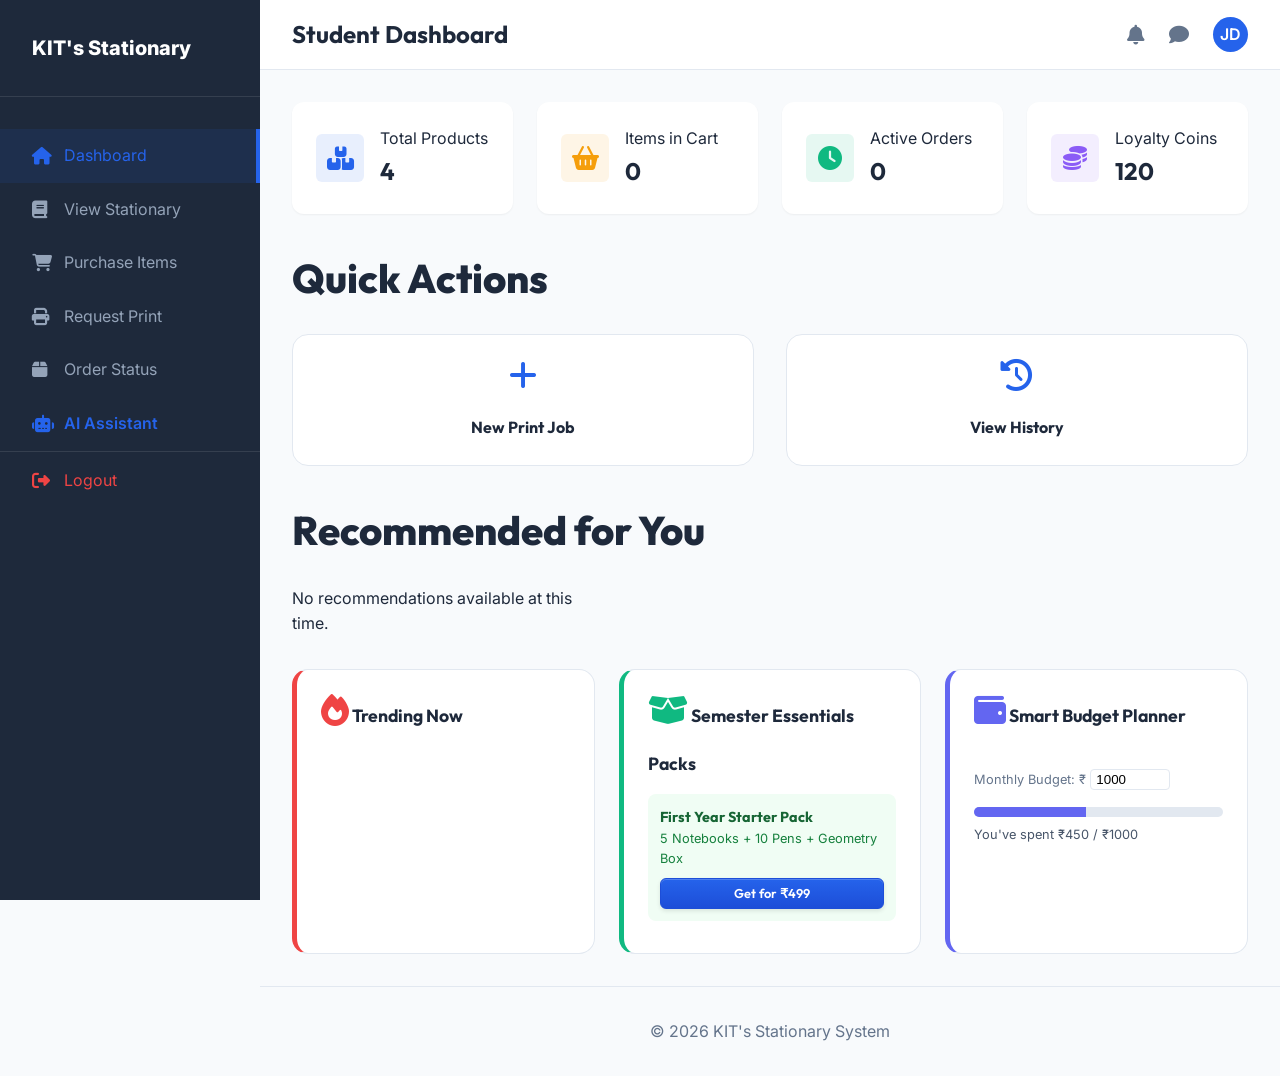
<file: Frontend/student_dashboard.html>
<!DOCTYPE html>
<html lang="en">
<head>
    <meta charset="UTF-8">
    <meta name="viewport" content="width=device-width, initial-scale=1.0">
    <title>Student Dashboard - KIT's Stationary System</title>
    <link rel="stylesheet" href="style.css">
    <link rel="stylesheet" href="dashboard.css">
    <link rel="preconnect" href="https://fonts.googleapis.com">
    <link rel="preconnect" href="https://fonts.gstatic.com" crossorigin>
    <link href="https://fonts.googleapis.com/css2?family=Inter:wght@300;400;500;600;700;800&family=Outfit:wght@400;500;600;700;800;900&display=swap" rel="stylesheet">
    <link rel="stylesheet" href="https://cdnjs.cloudflare.com/ajax/libs/font-awesome/6.4.0/css/all.min.css">
</head>
<body>
    <div class="dashboard-wrapper">
        <!-- Sidebar Navigation -->
        <aside class="sidebar">
            <div class="sidebar-logo">KIT's Stationary</div>
            <nav class="sidebar-menu">
                <div class="menu-item active" data-section="overview">
                    <i class="fas fa-home"></i> <span>Dashboard</span>
                </div>
                <div class="menu-item" data-section="stationery">
                    <i class="fas fa-book"></i> <span>View Stationary</span>
                </div>
                <div class="menu-item" data-section="purchase">
                    <i class="fas fa-shopping-cart"></i> <span>Purchase Items</span>
                </div>
                <div class="menu-item" data-section="print">
                    <i class="fas fa-print"></i> <span>Request Print</span>
                </div>
                <div class="menu-item" data-section="orders">
                    <i class="fas fa-box"></i> <span>Order Status</span>
                </div>
                <div class="menu-item" data-section="ai-assistant" style="color: var(--primary-color); font-weight: 600;">
                    <i class="fas fa-robot"></i> <span>AI Assistant</span>
                </div>
                <a href="index.html" class="menu-item logout-btn">
                    <i class="fas fa-sign-out-alt"></i> <span>Logout</span>
                </a>
            </nav>
        </aside>

        <!-- Main Content -->
        <main class="main-content">
            <header class="dashboard-header">
                <h2 id="section-title">Student Dashboard</h2>
                
                <div class="header-actions">
                    <div class="icon-btn" id="notification-bell">
                        <i class="fas fa-bell"></i>
                        <span id="notif-badge" class="badge" style="display: none;">0</span>
                        <div class="notification-dropdown" id="notif-dropdown">
                            <div class="notif-header">
                                <h3>Notifications</h3>
                                <button id="mark-all-read">Mark all as read</button>
                            </div>
                            <div class="notif-list" id="notif-list">
                                <p class="no-notif">No new notifications</p>
                            </div>
                        </div>
                    </div>
                    <div class="icon-btn">
                        <i class="fas fa-comment"></i>
                        <span id="comment-badge" class="badge" style="display: none; background: #2563eb;">0</span>
                    </div>
                    <div class="profile-img">JD</div>
                </div>
            </header>

            <div class="dashboard-body">
                
                <!-- Overview Section -->
                <section id="overview" class="section active">
                    <div class="stats-grid">
                        <div class="stat-card">
                            <div class="stat-icon" style="background: rgba(37, 99, 235, 0.1); color: var(--primary-color);">
                                <i class="fas fa-boxes"></i>
                            </div>
                            <div class="stat-info">
                                <span>Total Products</span>
                                <h3 id="total-products-count">0</h3>
                            </div>
                        </div>
                        <div class="stat-card">
                            <div class="stat-icon" style="background: rgba(245, 158, 11, 0.1); color: #f59e0b;">
                                <i class="fas fa-shopping-basket"></i>
                            </div>
                            <div class="stat-info">
                                <span>Items in Cart</span>
                                <h3 id="cart-count-display">0</h3>
                            </div>
                        </div>
                        <div class="stat-card">
                            <div class="stat-icon" style="background: rgba(16, 185, 129, 0.1); color: #10b981;">
                                <i class="fas fa-clock"></i>
                            </div>
                            <div class="stat-info">
                                <span>Active Orders</span>
                                <h3 id="active-orders-count">0</h3>
                            </div>
                        </div>
                        <div class="stat-card">
                            <div class="stat-icon" style="background: rgba(139, 92, 246, 0.1); color: #8b5cf6;">
                                <i class="fas fa-coins"></i>
                            </div>
                            <div class="stat-info">
                                <span>Loyalty Coins</span>
                                <h3 id="reward-points-display">120</h3>
                            </div>
                        </div>
                    </div>
                    
                    <div class="section-title" style="text-align: left; margin-bottom: 1.5rem;">
                        <h2>Quick Actions</h2>
                    </div>
                    <div class="grid" style="grid-template-columns: repeat(auto-fit, minmax(200px, 1fr));">
                        <div id="quick-new-print" class="card" style="padding: 1.5rem; text-align: center; cursor: pointer;">
                            <i class="fas fa-plus"></i>
                            <h4>New Print Job</h4>
                        </div>
                        <div id="quick-view-history" class="card" style="padding: 1.5rem; text-align: center; cursor: pointer;">
                            <i class="fas fa-history"></i>
                            <h4>View History</h4>
                        </div>
                    </div>

                    <!-- Recommended for You Section -->
                    <div class="section-title" style="text-align: left; margin-top: 2rem; margin-bottom: 1.5rem;">
                        <h2>Recommended for You</h2>
                    </div>
                    <div class="product-grid" id="recommendation-list">
                        <!-- Recommended products will be injected here -->
                        <p class="loading-text">Analyzing your preferences...</p>
                    </div>

                    <!-- --- NEW: Student Smart Sections --- -->
                    <div class="grid" style="grid-template-columns: repeat(auto-fit, minmax(300px, 1fr)); gap: 1.5rem; margin-top: 2rem;">
                        <!-- Trending Products -->
                        <div class="card" style="padding: 1.5rem; border-left: 5px solid #ef4444;">
                            <h3 style="font-size: 1.1rem;"><i class="fas fa-fire" style="color: #ef4444;"></i> Trending Now</h3>
                            <div id="trending-products-list" style="margin-top: 1rem;">
                                <!-- Loaded dynamically -->
                            </div>
                        </div>

                        <!-- Semester Packs -->
                        <div class="card" style="padding: 1.5rem; border-left: 5px solid #10b981;">
                            <h3 style="font-size: 1.1rem;"><i class="fas fa-box-open" style="color: #10b981;"></i> Semester Essentials Packs</h3>
                            <div id="semester-packs-list" style="margin-top: 1rem;">
                                <div style="padding: 0.75rem; background: #f0fdf4; border-radius: 8px; margin-bottom: 0.5rem;">
                                    <h4 style="font-size: 0.9rem; color: #166534;">First Year Starter Pack</h4>
                                    <p style="font-size: 0.8rem; color: #15803d;">5 Notebooks + 10 Pens + Geometry Box</p>
                                    <button class="btn btn-primary btn-sm-custom" style="margin-top: 0.5rem; width: 100%;">Get for ₹499</button>
                                </div>
                            </div>
                        </div>

                        <!-- Budget Planner -->
                        <div class="card" style="padding: 1.5rem; border-left: 5px solid #6366f1;">
                            <h3 style="font-size: 1.1rem;"><i class="fas fa-wallet" style="color: #6366f1;"></i> Smart Budget Planner</h3>
                            <div style="margin-top: 1rem;">
                                <label style="font-size: 0.8rem; color: var(--text-muted);">Monthly Budget: ₹</label>
                                <input type="number" id="budget-limit" value="1000" style="width: 80px; padding: 2px 5px; border: 1px solid var(--border-color); border-radius: 4px;">
                                <div style="margin-top: 1rem; height: 10px; background: #e2e8f0; border-radius: 5px; overflow: hidden;">
                                    <div id="budget-progress" style="width: 45%; height: 100%; background: #6366f1;"></div>
                                </div>
                                <p id="budget-status" style="font-size: 0.8rem; margin-top: 0.5rem; color: #475569;">You've spent ₹450 / ₹1000</p>
                            </div>
                        </div>
                    </div>
                </section>

                <!-- View Stationery Section -->
                <section id="stationery" class="section">
                    <div class="filter-panel card" style="padding: 1.5rem; margin-bottom: 2rem; display: flex; flex-wrap: wrap; gap: 1.5rem; align-items: flex-end;">
                        <div class="form-group" style="flex: 1; min-width: 200px; margin-bottom: 0;">
                            <label>Search Name</label>
                            <input type="text" id="search-name" placeholder="Search products...">
                        </div>
                        <div class="form-group" style="width: 150px; margin-bottom: 0;">
                            <label>Category</label>
                            <select id="filter-category">
                                <option value="All">All Categories</option>
                                <option>Pen</option>
                                <option>Notebook</option>
                                <option>Pencil</option>
                                <option>Geometry Box</option>
                                <option>Other</option>
                            </select>
                        </div>
                        <div class="form-group" style="width: 200px; margin-bottom: 0;">
                            <label>Max Price: ₹<span id="price-val">500</span></label>
                            <input type="range" id="filter-price" min="0" max="1000" value="500">
                        </div>
                        <div class="form-group" style="margin-bottom: 0; display: flex; align-items: center; gap: 0.5rem; padding-bottom: 0.75rem;">
                            <input type="checkbox" id="filter-discount" style="width: auto;">
                            <label style="margin-bottom: 0;">Only Discounts</label>
                        </div>
                        <button class="btn btn-primary" id="apply-filters" style="padding: 0.75rem 1.5rem;">Apply Filters</button>
                    </div>

                    <!-- --- NEW: Smart Offer Engine --- -->
                    <div class="section-title" style="text-align: left; margin-top: 2rem; margin-bottom: 1.5rem;">
                        <h2><i class="fas fa-layer-group" style="color: #6366f1;"></i> Value Combo Packs</h2>
                    </div>
                    <div id="combo-deals-list" class="grid" style="grid-template-columns: repeat(auto-fit, minmax(300px, 1fr)); gap: 1.5rem;">
                        <!-- Combos loaded here -->
                    </div>

                    <div class="section-title" style="text-align: left; margin-top: 2rem; margin-bottom: 1.5rem;">
                        <h2><i class="fas fa-truck-fast" style="color: #f59e0b;"></i> Real Campus Integration</h2>
                    </div>
                    <div class="grid" style="grid-template-columns: 1fr 1fr; gap: 1.5rem;">
                        <div class="card" style="padding: 1.5rem; background: linear-gradient(135deg, #eff6ff 0%, #dbeafe 100%); border: none;">
                            <h4 style="color: #1d4ed8;"><i class="fas fa-hotel"></i> Hostel Delivery</h4>
                            <p style="font-size: 0.85rem; color: #1e40af; margin-top: 0.5rem;">Get your stationery delivered to your hostel room for just ₹10 extra.</p>
                            <button class="btn btn-primary" onclick="requestHostelDelivery()" style="margin-top: 1rem; background: #1d4ed8; font-size: 0.8rem;">Request Delivery</button>
                        </div>
                        <div class="card" style="padding: 1.5rem; background: linear-gradient(135deg, #f0fdf4 0%, #dcfce7 100%); border: none;">
                            <h4 style="color: #15803d;"><i class="fas fa-users"></i> Club & Event Merch</h4>
                            <p style="font-size: 0.85rem; color: #166534; margin-top: 0.5rem;">Bulk order for your college event or club? Get up to 30% off.</p>
                            <button class="btn btn-primary" onclick="requestBulkQuote()" style="margin-top: 1rem; background: #15803d; font-size: 0.8rem;">Bulk Quote</button>
                        </div>
                    </div>

                    <div class="section-title" style="text-align: left; margin-top: 2rem; margin-bottom: 1.5rem;">
                        <h2>All Products</h2>
                    </div>
                    <div class="product-grid" id="product-list">
                        <!-- Products will be injected here by JS or hardcoded fallback -->
                        <div class="product-card">
                            <div class="product-img"><img src="notebook.jpeg" alt="Notebook"></div>
                            <span class="discount-tag">10% OFF</span>
                            <div class="product-details">
                                <div class="product-name">Premium Spiral Notebook (A4)</div>
                                <div class="product-price">₹150</div>
                                <div class="product-stock">Stock: 45 available</div>
                                <button class="btn btn-primary" onclick="addToCart('Premium Spiral Notebook (A4)', 150, 45)" style="width: 100%; margin-top: 1rem; padding: 0.5rem;">Add to Cart</button>
                            </div>
                        </div>
                        <div class="product-card">
                            <div class="product-img"><img src="pens.jpeg" alt="Pen"></div>
                            <div class="product-details">
                                <div class="product-name">Set of 5 Gel Pens</div>
                                <div class="product-price">₹50</div>
                                <div class="product-stock">Stock: 120 available</div>
                                <button class="btn btn-primary" onclick="addToCart('Set of 5 Gel Pens', 50, 120)" style="width: 100%; margin-top: 1rem; padding: 0.5rem;">Add to Cart</button>
                            </div>
                        </div>
                        <div class="product-card">
                            <div class="product-img"><img src="geometrybox.jpeg" alt="Geometry Box"></div>
                            <span class="discount-tag">5% OFF</span>
                            <div class="product-details">
                                <div class="product-name">Mathematic Geometry Box</div>
                                <div class="product-price">₹120</div>
                                <div class="product-stock">Stock: 15 available</div>
                                <button class="btn btn-primary" onclick="addToCart('Mathematic Geometry Box', 120, 15)" style="width: 100%; margin-top: 1rem; padding: 0.5rem;">Add to Cart</button>
                            </div>
                        </div>
                        <div class="product-card"> 
                            <div class="product-img"><img src="stickynotes.jpeg" alt="Sticky Notes"></div>
                            <div class="product-details">
                                <div class="product-name">Colorful Sticky Notes</div>
                                <div class="product-price">₹40</div>
                                <div class="product-stock">Stock: 60 available</div>
                                <button class="btn btn-primary" onclick="addToCart('Colorful Sticky Notes', 40, 60)" style="width: 100%; margin-top: 1rem; padding: 0.5rem;">Add to Cart</button>
                            </div>
                        </div>
                    </div>
                </section>

                <!-- Purchase Items (Cart) Section -->
                <section id="purchase" class="section">
                    <div class="table-container">
                        <table>
                            <thead>
                                <tr>
                                    <th>Product Name</th>
                                    <th>Price</th>
                                    <th>Quantity</th>
                                    <th>Total Price</th>
                                    <th>Action</th>
                                </tr>
                            </thead>
                            <tbody>
                                <tr>
                                    <td>Premium Spiral Notebook</td>
                                    <td>₹150</td>
                                    <td>2</td>
                                    <td>₹300</td>
                                    <td><button class="btn" style="color: #ef4444;"><i class="fas fa-trash"></i></button></td>
                                </tr>
                                <tr>
                                    <td>Set of 5 Gel Pens</td>
                                    <td>₹50</td>
                                    <td>1</td>
                                    <td>₹50</td>
                                    <td><button class="btn" style="color: #ef4444;"><i class="fas fa-trash"></i></button></td>
                                </tr>
                            </tbody>
                        </table>
                    </div>
                    
                    <div class="card" style="margin-top: 2rem; padding: 2.5rem; border: 1px solid var(--border-color); text-align: left;">
                        <h3 style="margin-bottom: 1.5rem;"><i class="fas fa-truck" style="margin-right: 0.5rem; color: var(--primary-color);"></i> Delivery Details</h3>
                        <div class="grid" style="grid-template-columns: 1fr 1fr; gap: 1.5rem;">
                            <div class="form-group">
                                <label>Full Name</label>
                                <input type="text" id="dev-fullname" placeholder="Recipient's Name" required>
                            </div>
                            <div class="form-group">
                                <label>Phone Number</label>
                                <input type="tel" id="dev-phone" placeholder="10-digit phone number" required>
                            </div>
                        </div>
                        <div class="form-group" style="margin-top: 1rem;">
                            <label>Address Line</label>
                            <input type="text" id="dev-address" placeholder="Flat, House No., Street, Area" required>
                        </div>
                        <div class="grid" style="grid-template-columns: 1fr 1fr; gap: 1.5rem; margin-top: 1rem;">
                            <div class="form-group">
                                <label>City</label>
                                <input type="text" id="dev-city" placeholder="City" required>
                            </div>
                            <div class="form-group">
                                <label>Pincode</label>
                                <input type="text" id="dev-pincode" placeholder="6-digit Pincode" required>
                            </div>
                        </div>
                    </div>

                    <div style="margin-top: 2rem; text-align: right;">
                        <span id="cart-total" style="font-size: 1.25rem; font-weight: 700; margin-right: 2rem;">Total: ₹0</span>
                        <button class="btn btn-primary" onclick="checkout()">Proceed to Checkout</button>
                    </div>
                </section>

                <!-- Request Print Section -->
                <section id="print" class="section">
                    <div class="contact-form" style="max-width: 600px; margin: 0 auto; box-shadow: none; border: 1px solid var(--border-color);">
                        <div class="form-group">
                            <label>Document Name</label>
                            <input type="text" id="pr-docName" placeholder="e.g. Project Report Final" required>
                        </div>
                        <div class="grid" style="grid-template-columns: 1fr 1fr; gap: 1rem;">
                            <div class="form-group">
                                <label>Number of Pages</label>
                                <input type="number" id="pr-pages" value="1" min="0" required>
                            </div>
                            <div class="form-group">
                                <label>Number of Sets (Copies)</label>
                                <input type="number" id="pr-sets" value="1" min="1" required>
                            </div>
                        </div>
                        <div class="form-group">
                            <label>Print Type</label>
                            <select id="pr-type">
                                <option value="Black & White">Black & White</option>
                                <option value="Color">Color</option>
                            </select>
                        </div>
                        <div class="grid" style="grid-template-columns: 1fr; gap: 1rem;">
                            <div class="form-group">
                                <label>Upload File (PDF only)</label>
                                <input type="file" id="pr-file" accept=".pdf" style="padding: 0.5rem;" required>
                            </div>
                        </div>

                        <!-- 🚛 Conditional Delivery Address (Visible if > ₹100) -->
                        <div id="pr-address-section" style="display: none; margin-top: 1.5rem; padding-top: 1.5rem; border-top: 2px dashed #e2e8f0; text-align: left;">
                            <h4 style="margin-bottom: 1rem; color: #2563eb;"><i class="fas fa-truck"></i> Home Delivery Available (Order > ₹100)</h4>
                            <div class="grid" style="grid-template-columns: 1fr 1fr; gap: 1rem;">
                                <div class="form-group">
                                    <label>Full Name</label>
                                    <input type="text" id="pr-dev-fullname" placeholder="Recipient Name">
                                </div>
                                <div class="form-group">
                                    <label>Phone Number</label>
                                    <input type="tel" id="pr-dev-phone" placeholder="Phone Number">
                                </div>
                            </div>
                            <div class="form-group" style="margin-top: 0.5rem;">
                                <label>Address Line</label>
                                <input type="text" id="pr-dev-address" placeholder="Address">
                            </div>
                            <div class="grid" style="grid-template-columns: 1fr 1fr; gap: 1rem; margin-top: 0.5rem;">
                                <div class="form-group">
                                    <label>City</label>
                                    <input type="text" id="pr-dev-city" placeholder="City">
                                </div>
                                <div class="form-group">
                                    <label>Pincode</label>
                                    <input type="text" id="pr-dev-pincode" placeholder="Pincode">
                                </div>
                            </div>
                        </div>

                        <div id="print-queue-info" style="margin: 1rem 0; padding: 1rem; background: #f0f9ff; border-radius: 8px; border: 1px solid #bae6fd; display: none;">
                            <p style="margin: 0; color: #0369a1; font-weight: 600;">
                                <i class="fas fa-users-cog"></i> Your Queue Position: <span id="queue-pos">0</span>
                            </p>
                            <p style="margin: 5px 0 0 0; font-size: 0.85rem; color: #0c4a6e;">
                                Estimated Wait: <span id="queue-time">0</span> mins
                            </p>
                        </div>
                        <div style="margin: 1rem 0; font-weight: 700; color: var(--primary-color);">
                            Estimated Price: ₹<span id="pr-estimated-price">0</span>
                        </div>
                        <button id="submitPrintBtn" class="btn btn-primary" style="width: 100%; margin-top: 1rem;">Submit Print Request</button>
                    </div>
                </section>

                <!-- Order Status Section -->
                <section id="orders" class="section">
                    <div class="table-container">
                        <table>
                            <thead>
                                <tr>
                                    <th>Order ID</th>
                                    <th>Items</th>
                                    <th>Total Price</th>
                                    <th>Order Date</th>
                                    <th>Payment Status</th>
                                    <th>Delivery Tracking</th>
                                    <th>Invoice</th>
                                </tr>
                            </thead>
                            <tbody>
                                <tr>
                                    <td>#ORD-8921</td>
                                    <td>Spiral Notebook, Pens</td>
                                    <td>3 items</td>
                                    <td>2026-03-14</td>
                                    <td><span class="status-badge status-pending">Pending</span></td>
                                </tr>
                                <tr>
                                    <td>#ORD-8812</td>
                                    <td>A4 Print (50 pages)</td>
                                    <td>1 job</td>
                                    <td>2026-03-12</td>
                                    <td><span class="status-badge status-completed">Completed</span></td>
                                </tr>
                                <tr>
                                    <td>#ORD-8750</td>
                                    <td>Geometry Box</td>
                                    <td>1</td>
                                    <td>2026-03-10</td>
                                    <td><span class="status-badge status-completed">Completed</span></td>
                                </tr>
                            </tbody>
                        </table>
                    </div>
                </section>

                <!-- AI Assistant Section -->
                <section id="ai-assistant" class="section">
                    <div id="chatbot-window" style="width: 100%; height: calc(100vh - 120px); background: white; border-radius: 12px; box-shadow: 0 4px 6px rgba(0,0,0,0.05); border: 1px solid var(--border-color); display: flex; flex-direction: column; overflow: hidden;">
                        <div style="background: var(--primary-color); color: white; padding: 1.5rem; display: flex; justify-content: space-between; align-items: center;">
                            <h3 style="margin: 0; font-size: 1.25rem;"><i class="fas fa-robot" style="margin-right: 0.5rem;"></i> AI Assistant</h3>
                        </div>
                        <div id="chat-messages" style="flex: 1; padding: 2rem; overflow-y: auto; display: flex; flex-direction: column; gap: 1rem; background: #f8fafc;">
                            <div style="align-self: flex-start; background: #e2e8f0; padding: 0.8rem 1.2rem; border-radius: 12px; border-bottom-left-radius: 2px; max-width: 80%;">
                                <strong><i class="fas fa-robot" style="margin-right: 5px; color: var(--primary-color);"></i></strong> Hello! I am your AI assistant. How can I help you today?
                            </div>
                        </div>
                        <div style="padding: 1.5rem; border-top: 1px solid var(--border-color); display: flex; gap: 1rem; background: white; align-items: center;">
                            <button id="voice-btn" style="background: #e2e8f0; color: #475569; border: none; border-radius: 50%; width: 45px; height: 45px; cursor: pointer; display: flex; align-items: center; justify-content: center; transition: 0.3s;" title="Click to Speak">
                                <i class="fas fa-microphone"></i>
                            </button>
                            <input type="text" id="chat-input" placeholder="Type a message or use the microphone..." style="flex: 1; padding: 1rem; border: 1px solid var(--border-color); border-radius: 8px; outline: none; font-size: 1rem;" onkeypress="if(event.key === 'Enter') sendMessage()">
                            <button onclick="sendMessage()" style="background: var(--primary-color); color: white; border: none; padding: 0.8rem 1.5rem; border-radius: 8px; cursor: pointer; font-size: 1rem;"><i class="fas fa-paper-plane" style="margin-right: 0.5rem;"></i> Send</button>
                        </div>
                    </div>
                </section>

            </div>

            <footer style="margin-top: auto; padding: 2rem; background: transparent; color: var(--text-muted); text-align: center; border-top: 1px solid var(--border-color);">
                <p>&copy; 2026 KIT's Stationary System</p>
            </footer>
        </main>
    </div>

    <!-- Payment Modal -->
    <div id="payment-modal" class="modal">
        <div class="modal-content" style="max-width: 500px;">
            <div class="modal-header">
                <h3>Select Payment Method</h3>
                <span class="close-modal" id="close-payment-modal">&times;</span>
            </div>
            <div class="modal-body">
                <div style="margin-bottom: 2rem; padding: 1.5rem; background: #f8fafc; border-radius: var(--radius-md); text-align: center;">
                    <p style="color: var(--text-muted); font-size: 0.9rem; margin-bottom: 0.5rem;">Total Payable Amount</p>
                    <h2 id="payment-total-display" style="color: var(--primary-color); font-size: 2rem; font-weight: 800;">₹0</h2>
                </div>

                <div class="payment-methods-grid" style="display: grid; grid-template-columns: 1fr 1fr; gap: 1rem; margin-bottom: 2rem;">
                    <div class="payment-method selected" data-method="upi" style="border: 2px solid var(--primary-color); padding: 1.5rem; border-radius: var(--radius-md); text-align: center; cursor: pointer; transition: 0.3s; background: rgba(37, 99, 235, 0.05);">
                        <i class="fas fa-qrcode" style="font-size: 1.5rem; color: var(--primary-color); margin-bottom: 0.75rem; display: block;"></i>
                        <span style="font-weight: 600;">UPI / GPay</span>
                    </div>
                    <div class="payment-method" data-method="cash" style="border: 2px solid var(--border-color); padding: 1.5rem; border-radius: var(--radius-md); text-align: center; cursor: pointer; transition: 0.3s;">
                        <i class="fas fa-hand-holding-usd" style="font-size: 1.5rem; color: var(--text-muted); margin-bottom: 0.75rem; display: block;"></i>
                        <span style="font-weight: 600;">Cash at Counter</span>
                    </div>
                </div>

                <div id="upi-qr-section" style="display: block; text-align: center; margin-bottom: 2rem; background: #fff; border: 2px dashed var(--border-color); border-radius: var(--radius-md); padding: 1.5rem;">
                    <p style="font-weight: 700; color: #1e293b; margin-bottom: 1rem;">
                        <i class="fab fa-google-pay" style="color: #2563eb; font-size: 1.5rem; vertical-align: middle;"></i> 
                        Google Pay: Swati Karande
                    </p>
                    <img src="gpay_qr.jpeg" alt="Swati Karande QR Code" style="max-width: 200px; height: auto; border: 1px solid var(--border-color); border-radius: 8px; margin-bottom: 1rem;" onerror="this.src='https://placehold.co/200x200?text=Scan+QR+Code'">
                    <div style="background: #f1f5f9; padding: 0.75rem; border-radius: 6px; font-weight: 700; color: var(--primary-color);">
                        swatikarande57@oksbi
                    </div>
                </div>

                <button id="confirm-payment-btn" class="btn btn-primary" style="width: 100%; padding: 1rem; font-weight: 700; font-size: 1rem;">Confirm & Place Order</button>
                <p style="text-align: center; font-size: 0.8rem; color: var(--text-muted); margin-top: 1rem;">
                    <i class="fas fa-lock" style="margin-right: 0.25rem;"></i> Secure Encrypted Transaction
                </p>
            </div>
        </div>
    </div>

    <!-- Feedback Modal -->
    <div id="feedback-modal" class="feedback-modal">
        <div class="feedback-modal-content">
            <h3 style="margin-bottom: 1.5rem;">Product Feedback</h3>
            <div style="margin-bottom: 1rem;">
                <label style="display: block; margin-bottom: 0.5rem; font-weight: 600;">Rating</label>
                <div class="star-input" id="star-selector">
                    <i class="fas fa-star" data-rating="5"></i>
                    <i class="fas fa-star" data-rating="4"></i>
                    <i class="fas fa-star" data-rating="3"></i>
                    <i class="fas fa-star" data-rating="2"></i>
                    <i class="fas fa-star" data-rating="1"></i>
                </div>
            </div>
            <div class="form-group">
                <label>Comment</label>
                <textarea id="feedback-comment" rows="4" placeholder="Share your experience with this product..."></textarea>
            </div>
            <div style="display: flex; gap: 1rem; margin-top: 1.5rem;">
                <button class="btn btn-primary" onclick="submitFeedback()" style="flex: 1;">Submit Feedback</button>
                <button class="btn" onclick="closeFeedbackModal()" style="background: #f1f5f9;">Cancel</button>
            </div>
        </div>
    </div>


    <script src="dashboard.js"></script>
    <script src="notifications.js"></script>
    <script src="recommendations.js"></script>
    <script src="filters.js"></script>
    <script src="feedback.js"></script>
    <script src="chatbot.js"></script>
    <script src="student_insights.js"></script>
    <script src="offers.js"></script>
</body>
</html>
</file>
<file: Frontend/style.css>
:root {
    --primary-color: #2563eb;
    --primary-hover: #1d4ed8;
    --secondary-color: #ffffff;
    --accent-color: #f8fafc;
    --text-main: #1e293b;
    --text-muted: #64748b;
    --border-color: #e2e8f0;
    --bg-white: #ffffff;
    --shadow-sm: 0 1px 2px 0 rgb(0 0 0 / 0.05);
    --shadow-md: 0 4px 6px -1px rgb(0 0 0 / 0.1), 0 2px 4px -2px rgb(0 0 0 / 0.1);
    --shadow-lg: 0 10px 15px -3px rgb(0 0 0 / 0.1), 0 4px 6px -4px rgb(0 0 0 / 0.1);
    --radius-sm: 0.375rem;
    --radius-md: 0.75rem;
    --radius-lg: 1rem;
    --transition: all 0.3s cubic-bezier(0.4, 0, 0.2, 1);
}

* {
    margin: 0;
    padding: 0;
    box-sizing: border-box;
}

body {
    font-family: 'Inter', system-ui, -apple-system, sans-serif;
    color: var(--text-main);
    background-color: var(--bg-white);
    line-height: 1.6;
    overflow-x: hidden;
}

h1, h2, h3, h4, .logo, .nav-links a, .btn, .scroll-title {
    font-family: 'Outfit', sans-serif;
}
a {
    text-decoration: none;
    color: inherit;
    transition: var(--transition);
}

ul {
    list-style: none;
}

button {
    cursor: pointer;
    border: none;
    outline: none;
    font-family: inherit;
}

/* Navbar */
.navbar {
    position: fixed;
    top: 0;
    left: 0;
    width: 100%;
    height: 70px;
    background: rgba(255, 255, 255, 0.9);
    backdrop-filter: blur(10px);
    border-bottom: 1px solid var(--border-color);
    display: flex;
    align-items: center;
    justify-content: space-between;
    padding: 0 5%;
    z-index: 1000;
}

.logo {
    font-size: 1.5rem;
    font-weight: 800;
    color: var(--primary-color);
    letter-spacing: -0.025em;
    display: flex;
    align-items: center;
    gap: 10px;
}

.nav-logo-img {
    height: 40px;
    width: auto;
}

.nav-links {
    display: flex;
    gap: 2rem;
}

.nav-links a {
    font-weight: 500;
    font-size: 1rem;
    color: var(--text-muted);
    position: relative;
}

.nav-links a:hover,
.nav-links a.active {
    color: var(--primary-color);
}

.nav-links a::after {
    content: '';
    position: absolute;
    bottom: -4px;
    left: 0;
    width: 0;
    height: 2px;
    background: var(--primary-color);
    transition: var(--transition);
}

.nav-links a:hover::after,
.nav-links a.active::after {
    width: 100%;
}

.login-btn-nav {
    background: var(--primary-color);
    color: white !important;
    padding: 0.5rem 1.25rem;
    border-radius: var(--radius-sm);
}

.login-btn-nav:hover {
    background: var(--primary-hover);
    transform: translateY(-1px);
}

.login-btn-nav::after {
    display: none;
}

/* Hero Section */
.hero {
    height: 100vh;
    width: 100%;
    position: relative;
    overflow: hidden;
}

.slide {
    position: absolute;
    inset: 0;
    background-size: cover;
    background-position: center;
    background-repeat: no-repeat;
    opacity: 0;
    animation: fadeSlide 24s infinite;
    display: flex;
    align-items: center;
    justify-content: center;
    text-align: center;
    padding: 0 10%;
}

.slide-1 {
    background-image: linear-gradient(rgba(0,0,0,0.5), rgba(0,0,0,0.5)), url('hero_1.png');
    animation-delay: 0s;
}
.slide-1 .hero-content { animation: contentMove 24s infinite 0s; }

.slide-2 {
    background-image: linear-gradient(rgba(0,0,0,0.5), rgba(0,0,0,0.5)), url('hero_2.png');
    animation-delay: 4s;
}
.slide-2 .hero-content { animation: contentMove 24s infinite 4s; }

.slide-3 {
    background-image: linear-gradient(rgba(0,0,0,0.5), rgba(0,0,0,0.5)), url('hero_3.png');
    animation-delay: 8s;
}
.slide-3 .hero-content { animation: contentMove 24s infinite 8s; }

.slide-4 {
    background-image: linear-gradient(rgba(0,0,0,0.5), rgba(0,0,0,0.5)), url('hero_4.png');
    animation-delay: 12s;
}
.slide-4 .hero-content { animation: contentMove 24s infinite 12s; }

.slide-5 {
    background-image: linear-gradient(rgba(0,0,0,0.5), rgba(0,0,0,0.5)), url('hero_5.png');
    animation-delay: 16s;
}
.slide-5 .hero-content { animation: contentMove 24s infinite 16s; }

.slide-6 {
    background-image: linear-gradient(rgba(0,0,0,0.5), rgba(0,0,0,0.5)), url('hero_6.png');
    animation-delay: 20s;
}
.slide-6 .hero-content { animation: contentMove 24s infinite 20s; }

@keyframes fadeSlide {
    0% {
        opacity: 0;
    }
    4.16% {
        opacity: 1;
    }
    16.66% {
        opacity: 1;
    }
    20.83% {
        opacity: 0;
    }
    100% {
        opacity: 0;
    }
}

.hero-content {
    position: relative;
    z-index: 2;
    color: white;
    max-width: 800px;
    margin: 0 auto;
}

@keyframes contentMove {
    0% {
        transform: translateY(40px);
    }
    4.16% {
        transform: translateY(0);
    }
    16.66% {
        transform: translateY(0);
    }
    20.83% {
        transform: translateY(-40px);
    }
    100% {
        transform: translateY(-40px);
    }
}

.hero h1 {
    font-size: 3.5rem;
    font-weight: 800;
    margin-bottom: 1.5rem;
    line-height: 1.1;
}

.hero p {
    font-size: 1.25rem;
    margin-bottom: 2.5rem;
    opacity: 0.9;
    color: #e2e8f0;
}

.hero-btns {
    display: flex;
    gap: 1rem;
    justify-content: center;
}

.btn {
    padding: 0.75rem 2rem;
    font-weight: 600;
    border-radius: var(--radius-md);
    transition: var(--transition);
    font-size: 1rem;
    position: relative;
    overflow: hidden;
}

.btn-primary {
    background: linear-gradient(to bottom, var(--primary-color), var(--primary-hover));
    color: white;
    box-shadow: inset 0 1px 0 rgba(255, 255, 255, 0.2), 0 2px 4px rgba(0, 0, 0, 0.1);
    border: 1px solid var(--primary-hover);
}

.btn-primary:hover {
    background: linear-gradient(to bottom, var(--primary-hover), var(--primary-color));
    transform: scale(1.02);
    box-shadow: inset 0 1px 0 rgba(255, 255, 255, 0.3), 0 4px 8px rgba(37, 99, 235, 0.3);
}

.btn-secondary {
    background: rgba(255, 255, 255, 0.1);
    color: white;
    border: 1px solid rgba(255, 255, 255, 0.2);
    backdrop-filter: blur(5px);
}

.btn-secondary:hover {
    background: rgba(255, 255, 255, 0.2);
    transform: scale(1.05);
}

/* Features Section */
.features {
    padding: 6rem 10%;
    background: var(--accent-color);
}

.section-title {
    text-align: center;
    margin-bottom: 4rem;
}

.section-title h2 {
    font-size: 2.5rem;
    font-weight: 800;
    margin-bottom: 1rem;
}

.grid {
    display: grid;
    grid-template-columns: repeat(auto-fit, minmax(300px, 1fr));
    gap: 2rem;
}

.card {
    background: white;
    padding: 2.5rem;
    border-radius: var(--radius-lg);
    border: 1px solid var(--border-color);
    transition: var(--transition);
}

.card:hover {
    transform: translateY(-10px);
    box-shadow: var(--shadow-lg);
    border-color: var(--primary-color);
}

.card i {
    font-size: 2rem;
    color: var(--primary-color);
    margin-bottom: 1.5rem;
}

.card h3 {
    font-size: 1.5rem;
    margin-bottom: 1rem;
}

.card p {
    color: var(--text-muted);
}

/* Scrollable Sections */
.scroll-section {
    padding: 6rem 10%;
    background: var(--bg-white);
}

.scroll-section.bg-accent {
    background: var(--accent-color);
}

.scroll-title {
    text-align: center;
    margin-bottom: 3rem;
    font-size: 2.5rem;
    font-weight: 800;
}

.horizontal-scroll {
    display: flex;
    gap: 2rem;
    overflow-x: auto;
    padding-bottom: 2rem;
    scrollbar-width: none;
    /* Hide scrollbar for Firefox */
    -ms-overflow-style: none;
    /* Hide scrollbar for IE and Edge */
}

.horizontal-scroll::-webkit-scrollbar {
    display: none;
    /* Hide scrollbar for Chrome, Safari and Opera */
}

.stationery-card {
    flex: 0 0 250px;
    background: white;
    border-radius: var(--radius-lg);
    box-shadow: var(--shadow-md);
    overflow: hidden;
    transition: var(--transition);
}

.stationery-card:hover {
    transform: translateY(-5px);
    box-shadow: var(--shadow-lg);
}

.stationery-card img {
    width: 100%;
    height: 200px;
    object-fit: cover;
}

.stationery-card h4 {
    padding: 1rem;
    text-align: center;
    font-size: 1.25rem;
}

.feedback-card {
    flex: 0 0 350px;
    background: white;
    padding: 2rem;
    border-radius: var(--radius-lg);
    box-shadow: var(--shadow-md);
    border: 1px solid var(--border-color);
}

.feedback-card .stars {
    color: #f59e0b;
    margin-bottom: 1rem;
}

.feedback-card p {
    font-style: italic;
    margin-bottom: 1rem;
    color: var(--text-muted);
}

.feedback-card .customer {
    font-weight: 600;
    color: var(--text-main);
}

/* About Page Sections */
.page-header {
    padding: 8rem 10% 4rem;
    background: var(--bg-white);
    text-align: center;
}

.about-section {
    padding: 4rem 10%;
}

.about-content {
    max-width: 900px;
    margin: 0 auto;
}

.objectives-grid {
    display: grid;
    grid-template-columns: repeat(auto-fit, minmax(200px, 1fr));
    gap: 1.5rem;
    margin-top: 2rem;
}

.objective-item {
    background: white;
    padding: 1.5rem;
    border-radius: var(--radius-md);
    border-left: 4px solid var(--primary-color);
    box-shadow: var(--shadow-sm);
}

.tech-stack {
    display: grid;
    grid-template-columns: repeat(auto-fit, minmax(180px, 1fr));
    gap: 1.5rem;
    margin-top: 3rem;
}

.tech-card {
    background: white;
    padding: 1.5rem;
    text-align: center;
    border-radius: var(--radius-md);
    border: 1px solid var(--border-color);
    transition: var(--transition);
}

.tech-card:hover {
    border-color: var(--primary-color);
    background: var(--accent-color);
}

.tech-card h4 {
    color: var(--primary-color);
    margin-bottom: 0.5rem;
}

/* Contact Page */
.contact-container {
    display: grid;
    grid-template-columns: 1fr 1fr;
    gap: 4rem;
    padding: 4rem 10%;
    align-items: start;
}

.contact-info i {
    color: var(--primary-color);
    width: 20px;
    margin-right: 15px;
}

.contact-info div {
    margin-bottom: 1.5rem;
    display: flex;
    align-items: center;
}

.contact-form {
    background: white;
    padding: 3rem;
    border-radius: var(--radius-lg);
    box-shadow: var(--shadow-lg);
}

.form-group {
    margin-bottom: 1.5rem;
}

.form-group label {
    display: block;
    margin-bottom: 0.5rem;
    font-weight: 500;
}

.form-group input,
.form-group textarea,
.form-group select {
    width: 100%;
    padding: 0.75rem 1rem;
    border: 1px solid var(--border-color);
    border-radius: var(--radius-sm);
    font-family: inherit;
    transition: var(--transition);
}

.form-group input:focus,
.form-group textarea:focus,
.form-group select:focus {
    outline: none;
    border-color: var(--primary-color);
    box-shadow: 0 0 0 4px rgba(37, 99, 235, 0.1);
}

/* Login Page */
.login-page {
    background: linear-gradient(135deg, rgba(0, 0, 0, 0.2), rgba(0, 0, 0, 0.4)), url('hero_1.png') center/cover fixed;
    min-height: 100vh;
    display: flex;
    flex-direction: column;
    align-items: center;
    justify-content: center;
    padding-top: 80px;
}

.login-card {
    background: rgba(255, 255, 255, 0.15);
    backdrop-filter: blur(16px);
    -webkit-backdrop-filter: blur(16px);
    border: 1px solid rgba(255, 255, 255, 0.25);
    padding: 3rem;
    border-radius: var(--radius-lg);
    box-shadow: 0 8px 32px 0 rgba(0, 0, 0, 0.3);
    width: 100%;
    max-width: 450px;
    color: white;
}

.login-card h2 {
    text-align: center;
    margin-bottom: 2rem;
    font-size: 1.75rem;
    color: white;
}

.login-card .form-group label {
    color: white;
}

.login-card p {
    color: rgba(255, 255, 255, 0.9) !important;
}

.login-card p a {
    color: white !important;
    text-decoration: underline;
}

.role-features {
    margin-top: 4rem;
    padding: 0 10%;
    width: 100%;
    max-width: 1200px;
    display: grid;
    grid-template-columns: 1fr 1fr;
    gap: 2rem;
}

.role-box {
    background: rgba(255, 255, 255, 0.15);
    backdrop-filter: blur(16px);
    -webkit-backdrop-filter: blur(16px);
    border: 1px solid rgba(255, 255, 255, 0.25);
    padding: 2.5rem;
    border-radius: var(--radius-lg);
    box-shadow: 0 8px 32px 0 rgba(0, 0, 0, 0.3);
    color: white;
}

.role-box h3 {
    margin-bottom: 1.5rem;
    color: white;
    border-bottom: 2px solid rgba(255, 255, 255, 0.3);
    padding-bottom: 0.5rem;
}

.role-box ul li {
    margin-bottom: 0.75rem;
    display: flex;
    align-items: center;
}

.role-box ul li::before {
    content: '✓';
    color: white;
    margin-right: 10px;
    font-weight: bold;
}

/* Footer */
footer {
    background: #1e293b;
    color: white;
    padding: 4rem 10% 2rem;
}

.footer-content {
    display: flex;
    justify-content: space-between;
    align-items: center;
    border-bottom: 1px solid rgba(255, 255, 255, 0.1);
    padding-bottom: 2rem;
    margin-bottom: 2rem;
}

.footer-links {
    display: flex;
    gap: 2rem;
}

.footer-links a:hover {
    color: var(--primary-color);
}

.footer-bottom {
    text-align: center;
    color: #94a3b8;
    font-size: 0.875rem;
}

/* Animations and Responsive */
@media (max-width: 768px) {
    .nav-links {
        display: none;
    }

    .hero h1 {
        font-size: 2.5rem;
    }

    .contact-container {
        grid-template-columns: 1fr;
    }

    .role-features {
        grid-template-columns: 1fr;
    }

    .hero-btns {
        flex-direction: column;
    }
}

html {
    scroll-behavior: smooth;
}
</file>
<file: Frontend/dashboard.css>
/* Dashboard Layout */
.dashboard-wrapper {
    display: flex;
    min-height: 100vh;
    background-color: var(--accent-color);
}

/* Sidebar */
.sidebar {
    width: 260px;
    background: #1e293b;
    color: white;
    padding: 2rem 0 3rem;
    display: flex;
    flex-direction: column;
    position: fixed;
    height: 100vh;
    overflow-y: auto;
    scrollbar-width: thin;
    scrollbar-color: rgba(255, 255, 255, 0.1) transparent;
    transition: var(--transition);
    z-index: 1001;
}

.sidebar-logo {
    padding: 0 2rem 2rem;
    font-size: 1.25rem;
    font-weight: 800;
    color: white;
    border-bottom: 1px solid rgba(255, 255, 255, 0.1);
    margin-bottom: 2rem;
}

.sidebar-menu {
    flex: 1;
}

.menu-item {
    padding: 0.875rem 2rem;
    display: flex;
    align-items: center;
    gap: 0.75rem;
    color: #94a3b8;
    cursor: pointer;
    transition: var(--transition);
}

.menu-item i {
    width: 20px;
    font-size: 1.1rem;
}

.menu-item:hover, .menu-item.active {
    background: rgba(37, 99, 235, 0.1);
    color: var(--primary-color);
    border-right: 4px solid var(--primary-color);
}

.logout-btn {
    margin-top: auto;
    padding: 1rem 2rem;
    border-top: 1px solid rgba(255, 255, 255, 0.1);
    color: #ef4444 !important;
}

/* Main Content */
.main-content {
    flex: 1;
    margin-left: 260px;
    display: flex;
    flex-direction: column;
}

/* Header */
.dashboard-header {
    height: 70px;
    background: white;
    border-bottom: 1px solid var(--border-color);
    display: flex;
    align-items: center;
    justify-content: space-between;
    padding: 0 2rem;
    position: sticky;
    top: 0;
    z-index: 1000;
}

.search-box {
    display: flex;
    align-items: center;
    background: var(--accent-color);
    padding: 0.5rem 1rem;
    border-radius: var(--radius-sm);
    width: 300px;
}

.search-box input {
    background: transparent;
    border: none;
    outline: none;
    margin-left: 0.5rem;
    width: 100%;
}

.header-actions {
    display: flex;
    align-items: center;
    gap: 1.5rem;
}

.icon-btn {
    font-size: 1.25rem;
    color: var(--text-muted);
    position: relative;
    cursor: pointer;
}

.badge {
    position: absolute;
    top: -5px;
    right: -5px;
    background: #ef4444;
    color: white;
    font-size: 0.65rem;
    padding: 2px 5px;
    border-radius: 10px;
}

.profile-img {
    width: 35px;
    height: 35px;
    border-radius: 50%;
    background: var(--primary-color);
    color: white;
    display: flex;
    align-items: center;
    justify-content: center;
    font-weight: 600;
}

/* Content Body */
.dashboard-body {
    padding: 2rem;
}

.section {
    display: none;
    animation: fadeIn 0.4s ease-out;
}

.section.active {
    display: block;
}

@keyframes fadeIn {
    from { opacity: 0; transform: translateY(10px); }
    to { opacity: 1; transform: translateY(0); }
}

/* Stats Cards */
.stats-grid {
    display: grid;
    grid-template-columns: repeat(4, 1fr);
    gap: 1.5rem;
    margin-bottom: 2rem;
}

.stat-card {
    background: white;
    padding: 1.5rem;
    border-radius: var(--radius-md);
    box-shadow: var(--shadow-sm);
    display: flex;
    align-items: center;
    gap: 1rem;
    transition: var(--transition);
}

.stat-card:hover {
    transform: translateY(-5px);
    box-shadow: var(--shadow-md);
}

.stat-icon {
    width: 48px;
    height: 48px;
    border-radius: var(--radius-sm);
    display: flex;
    align-items: center;
    justify-content: center;
    font-size: 1.5rem;
}

.stat-info hspan {
    display: block;
    font-size: 0.875rem;
    color: var(--text-muted);
}

.stat-info h3 {
    font-size: 1.5rem;
    font-weight: 700;
}

/* Product Grid */
.product-grid {
    display: grid;
    grid-template-columns: repeat(auto-fill, minmax(240px, 1fr));
    gap: 1.5rem;
}

.product-card {
    background: white;
    border-radius: var(--radius-md);
    overflow: hidden;
    box-shadow: var(--shadow-sm);
    transition: var(--transition);
    border: 1px solid var(--border-color);
    position: relative;
}

.product-card:hover {
    transform: translateY(-5px);
    box-shadow: var(--shadow-lg);
}

.product-img {
    height: 180px;
    background: #f1f5f9;
    display: flex;
    align-items: center;
    justify-content: center;
    position: relative;
    overflow: hidden;
}

.product-img img {
    max-width: 100%;
    max-height: 100%;
    object-fit: contain;
    transition: var(--transition);
}

.product-card:hover .product-img img {
    transform: scale(1.1);
}

.discount-tag {
    position: absolute;
    top: 10px;
    right: 10px;
    background: #22c55e;
    color: white;
    padding: 2px 8px;
    border-radius: 4px;
    font-size: 0.75rem;
    font-weight: 600;
}

.product-details {
    padding: 1.25rem;
}

.product-name {
    font-weight: 600;
    margin-bottom: 0.5rem;
}

.product-price {
    color: var(--primary-color);
    font-weight: 700;
    font-size: 1.1rem;
}

.product-stock {
    font-size: 0.8rem;
    color: var(--text-muted);
    margin-top: 0.25rem;
}

/* Tables */
.table-container {
    background: white;
    border-radius: var(--radius-md);
    box-shadow: var(--shadow-sm);
    overflow: hidden;
}

table {
    width: 100%;
    border-collapse: collapse;
}

th {
    background: #f8fafc;
    text-align: left;
    padding: 1rem;
    color: var(--text-muted);
    font-size: 0.875rem;
    text-transform: uppercase;
}

td {
    padding: 1rem;
    border-top: 1px solid var(--border-color);
}

.status-badge {
    padding: 4px 10px;
    border-radius: 20px;
    font-size: 0.75rem;
    font-weight: 600;
}

.status-pending { background: #fef3c7; color: #92400e; }
.status-completed { background: #dcfce7; color: #166534; }
.status-cancelled { background: #fee2e2; color: #991b1b; }

.btn-sm-custom {
    padding: 0.4rem 1rem;
    font-size: 0.8rem;
    border-radius: var(--radius-sm);
}

/* Modal Styles */
.modal {
    display: none;
    position: fixed;
    z-index: 2000;
    left: 0;
    top: 0;
    width: 100%;
    height: 100%;
    overflow: auto;
    background-color: rgba(0,0,0,0.5);
    backdrop-filter: blur(4px);
    animation: fadeIn 0.3s ease-out;
}

.modal-content {
    background-color: white;
    margin: 5% auto;
    padding: 2rem;
    border-radius: var(--radius-md);
    width: 90%;
    max-width: 600px;
    box-shadow: var(--shadow-lg);
    position: relative;
    animation: slideDown 0.4s ease-out;
}

@keyframes slideDown {
    from { transform: translateY(-30px); opacity: 0; }
    to { transform: translateY(0); opacity: 1; }
}

.modal-header {
    display: flex;
    justify-content: space-between;
    align-items: center;
    border-bottom: 1px solid var(--border-color);
    margin-bottom: 1.5rem;
    padding-bottom: 1rem;
}

.modal-header h3 {
    margin: 0;
    color: var(--secondary-color);
}

.close-modal {
    color: var(--text-muted);
    font-size: 1.5rem;
    font-weight: bold;
    cursor: pointer;
    transition: var(--transition);
}

.close-modal:hover {
    color: #ef4444;
}

.form-group {
    margin-bottom: 1.25rem;
}

.form-group label {
    display: block;
    margin-bottom: 0.65rem;
    font-weight: 600;
    font-size: 0.95rem;
    color: #475569; /* Explicit dark color for visibility */
}

.form-group input, .form-group select {
    width: 100%;
    padding: 0.75rem;
    border: 1px solid var(--border-color);
    border-radius: var(--radius-sm);
    font-family: inherit;
    transition: var(--transition);
}

.form-group input:focus, .form-group select:focus {
    outline: none;
    border-color: var(--primary-color);
    box-shadow: 0 0 0 3px rgba(37, 99, 235, 0.1);
}

/* Responsive Dashboard */
@media (max-width: 1024px) {
    .sidebar { width: 80px; }
    .sidebar-logo, .menu-item span { display: none; }
    .main-content { margin-left: 80px; }
    .stats-grid { grid-template-columns: repeat(2, 1fr); }
}

@media (max-width: 640px) {
    .sidebar { display: none; }
    .main-content { margin-left: 0; }
    .stats-grid { grid-template-columns: 1fr; }
    .dashboard-header { padding: 0 1rem; }
    .search-box { display: none; }
    .modal-content { margin: 10% auto; width: 95%; padding: 1.5rem; }
}

/* Notifications Dropdown */
.notification-dropdown {
    position: absolute;
    top: 50px;
    right: 0;
    width: 320px;
    background: white;
    border-radius: var(--radius-md);
    box-shadow: var(--shadow-lg);
    border: 1px solid var(--border-color);
    display: none;
    z-index: 1000;
    overflow: hidden;
}

.notification-dropdown.active {
    display: block;
    animation: slideIn 0.3s ease;
}

.notif-header {
    padding: 1rem;
    border-bottom: 1px solid var(--border-color);
    display: flex;
    justify-content: space-between;
    align-items: center;
}

.notif-header h3 {
    font-size: 1rem;
    color: var(--text-main);
    margin: 0;
}

.notif-header button {
    background: none;
    border: none;
    color: var(--primary-color);
    font-size: 0.8rem;
    cursor: pointer;
    font-weight: 500;
}

.notif-list {
    max-height: 400px;
    overflow-y: auto;
}

.notif-item {
    padding: 1rem;
    border-bottom: 1px solid var(--border-color);
    font-size: 0.85rem;
    line-height: 1.4;
    transition: 0.2s;
    color: var(--text-main);
}

.notif-item:hover {
    background: #f8fafc;
}

.notif-item.unread {
    background: #f0f9ff;
    border-left: 3px solid var(--primary-color);
}

.no-notif {
    padding: 2rem;
    text-align: center;
    color: var(--text-muted);
}

/* Feedback & Rating Styles */
.rating-stars {
    color: #f59e0b;
    font-size: 0.85rem;
    margin: 0.5rem 0;
}

.feedback-section {
    margin-top: 1rem;
    padding-top: 0.5rem;
    border-top: 1px solid var(--border-color);
}

.star-input {
    display: flex;
    gap: 0.25rem;
    flex-direction: row-reverse;
    justify-content: flex-end;
}

.star-input i {
    cursor: pointer;
    font-size: 1.25rem;
    color: #d1d5db;
    transition: 0.2s;
}

.star-input i:hover,
.star-input i:hover ~ i,
.star-input i.active,
.star-input i.active ~ i {
    color: #f59e0b;
}

.feedback-btn {
    background: none;
    border: none;
    color: var(--primary-color);
    font-weight: 600;
    font-size: 0.8rem;
    cursor: pointer;
    padding: 0;
}

.feedback-btn:hover {
    text-decoration: underline;
}

.feedback-modal {
    display: none;
    position: fixed;
    z-index: 10001;
    left: 0;
    top: 0;
    width: 100%;
    height: 100%;
    background-color: rgba(0,0,0,0.5);
    backdrop-filter: blur(4px);
}

.feedback-modal-content {
    background-color: white;
    margin: 10% auto;
    padding: 2rem;
    border-radius: var(--radius-lg);
    width: 90%;
    max-width: 450px;
    box-shadow: var(--shadow-xl);
}
</file>
